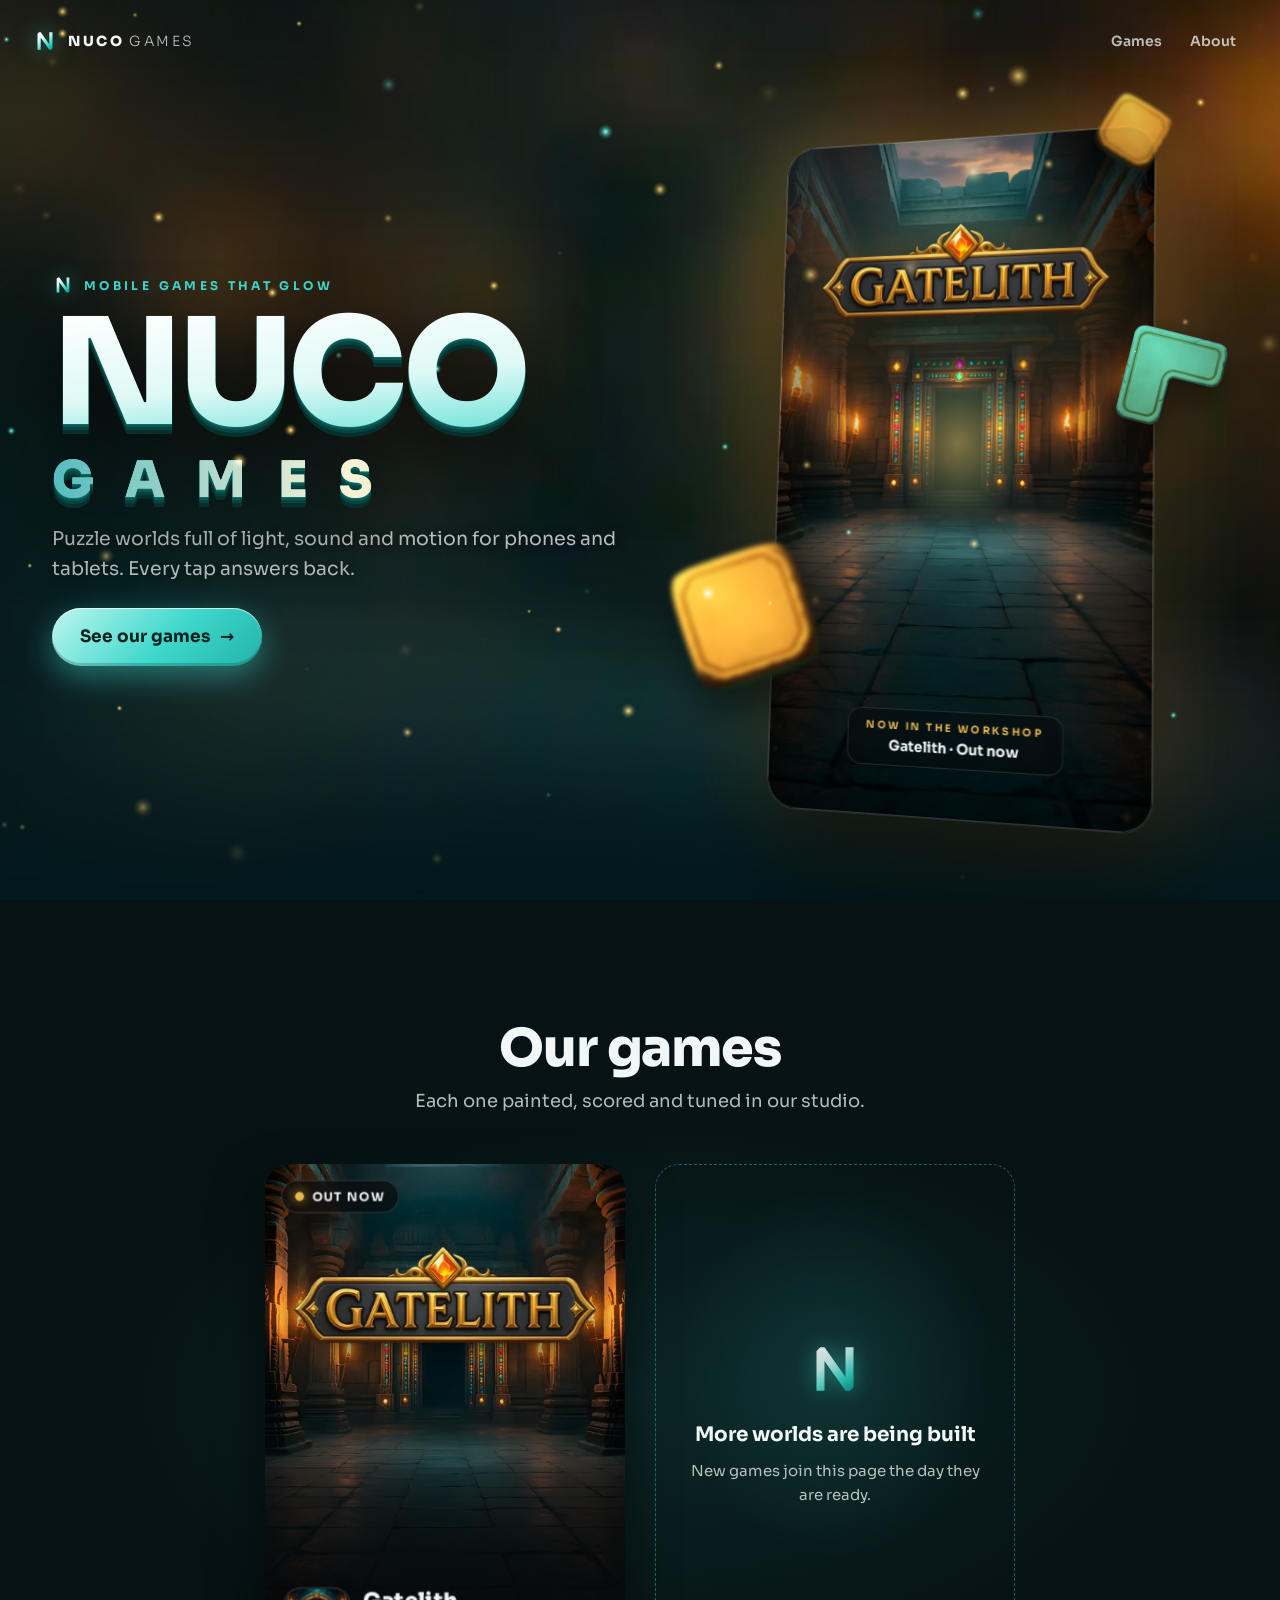
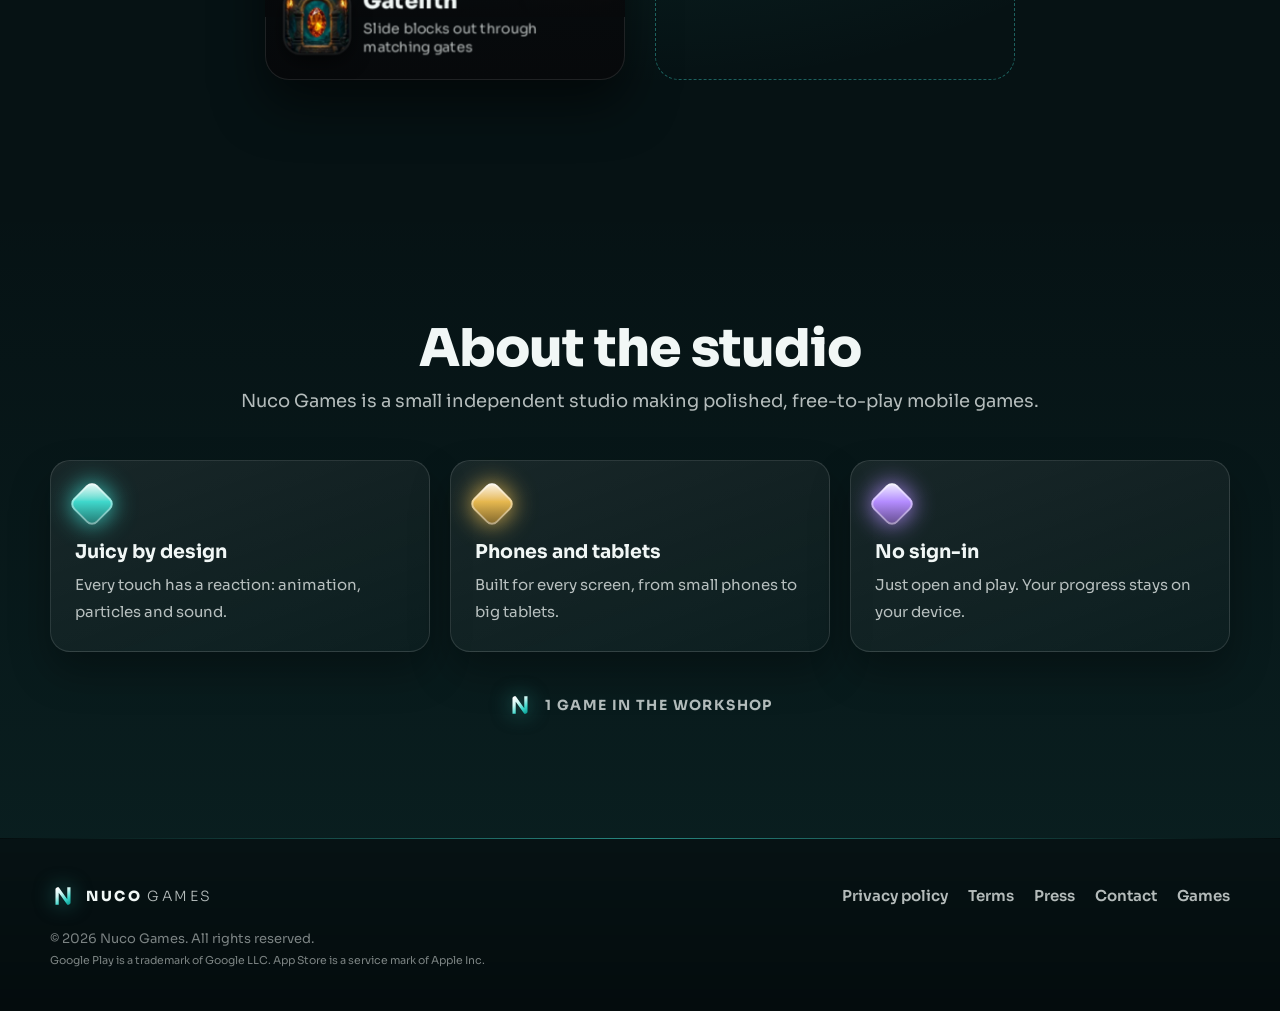
<file: index.html>
<!doctype html>
<html lang="en" class="home">
<head>
<meta charset="utf-8">
<meta name="viewport" content="width=device-width,initial-scale=1,viewport-fit=cover">
<title>Nuco Games – Mobile games that glow</title>
<meta name="description" content="Nuco Games makes rich, juicy puzzle games for phones and tablets.">
<link rel="canonical" href="https://nucoos.com/">
<meta name="theme-color" content="#061214">
<meta property="og:type" content="website">
<meta property="og:site_name" content="Nuco Games">
<meta property="og:title" content="Nuco Games – Mobile games that glow">
<meta property="og:description" content="Nuco Games makes rich, juicy puzzle games for phones and tablets.">
<meta property="og:url" content="https://nucoos.com/">
<meta property="og:image" content="https://nucoos.com/a/home-og-ae91bba1.jpg">
<meta property="og:image:width" content="1200">
<meta property="og:image:height" content="630">
<meta name="twitter:card" content="summary_large_image">
<meta name="twitter:title" content="Nuco Games – Mobile games that glow">
<meta name="twitter:description" content="Nuco Games makes rich, juicy puzzle games for phones and tablets.">
<meta name="twitter:image" content="https://nucoos.com/a/home-og-ae91bba1.jpg">
<link rel="icon" href="/favicon.svg" type="image/svg+xml"><link rel="icon" href="/a/nuco-icon-32-ad04e1c7.png" sizes="32x32"><link rel="apple-touch-icon" href="/a/nuco-icon-180-ad04e1c7.png">
<link rel="preload" href="/a/sora-e65a9309.woff2" as="font" type="font/woff2" crossorigin>
<link rel="preload" href="/a/gatelith-scene-6fc1ca27.webp" as="image">
<style>@font-face{font-family:Sora;src:url(/a/sora-e65a9309.woff2) format("woff2");font-weight:100 800;font-display:swap}:root{--base:#061214;--accent:#3fd8cc;--accent2:#e6b84f}</style>
<link rel="stylesheet" href="/a/site-25968c46.css">
<script>document.documentElement.classList.add('js')</script>
<script src="/a/site-26255062.js" defer></script>
</head>
<body>
<a class="skip" href="#main">Skip to content</a>
<header class="top">
  <a class="brand" href="/" aria-label="Nuco Games – Home"><svg class="mono" aria-hidden="true" focusable="false" xmlns="http://www.w3.org/2000/svg" viewBox="0 0 512 512"> <defs> <linearGradient id="ng4" x1="0.22" y1="0" x2="0.78" y2="1"> <stop offset="0"    stop-color="#FFFFFF"/> <stop offset="0.34" stop-color="#CFF7F3"/> <stop offset="0.72" stop-color="#3FD8CC"/> <stop offset="1"    stop-color="#12A79E"/> </linearGradient> </defs> <path fill="url(#ng4)" d=" M 108 430 L 108 112 L 138  82 L 172  82 L 340 320 L 340  82 L 404  82 L 404 400 L 374 430 L 340 430 L 172 192 L 172 430 Z"/> </svg><span>NUCO<b>GAMES</b></span></a>
  <nav aria-label="Main"><a href="/#games">Games</a><a href="/#about">About</a></nav>
</header>
<main id="main">
<section class="hero" data-parallax style="--sky:url(/a/gatelith-sky-6a3b8045.webp);--base:#02181c;--accent:#e6b84f;--accent2:#56bbbf;--brand:#3fd8cc">
  <span class="sky" aria-hidden="true"></span><canvas class="motes" aria-hidden="true"></canvas>
  <div class="hero-in">
    <div class="hero-copy">
      <p class="eyebrow"><svg class="mono big" aria-hidden="true" focusable="false" xmlns="http://www.w3.org/2000/svg" viewBox="0 0 512 512"> <defs> <linearGradient id="ng1" x1="0.22" y1="0" x2="0.78" y2="1"> <stop offset="0"    stop-color="#FFFFFF"/> <stop offset="0.34" stop-color="#CFF7F3"/> <stop offset="0.72" stop-color="#3FD8CC"/> <stop offset="1"    stop-color="#12A79E"/> </linearGradient> </defs> <path fill="url(#ng1)" d=" M 108 430 L 108 112 L 138  82 L 172  82 L 340 320 L 340  82 L 404  82 L 404 400 L 374 430 L 340 430 L 172 192 L 172 430 Z"/> </svg><span>Mobile games that glow</span></p>
      <h1 class="wordmark">NUCO<span>GAMES</span></h1>
      <p class="lead">Puzzle worlds full of light, sound and motion for phones and tablets. Every tap answers back.</p>
      <p class="cta"><a class="btn" href="#games">See our games <span aria-hidden="true">→</span></a></p>
    </div>
    <a class="scene" href="/games/gatelith/" style="--base:#02181c;--accent:#e6b84f;--accent2:#56bbbf"><div class="scene-3d">
  <div class="clip">
    <img class="l-mid" src="/a/gatelith-scene-6fc1ca27.webp" alt="Painted scene from Gatelith" width="900" height="1600" fetchpriority="high" decoding="async">
    <img class="l-near" src="/a/gatelith-near-6e8d4335.webp" alt="" width="900" height="1600" fetchpriority="high" decoding="async">
    <span class="l-glow" aria-hidden="true"></span>
  </div>
  <img class="l-logo" src="/a/gatelith-logo-8a47e856.webp" alt="Gatelith logo" width="720" height="230" decoding="async"><span class="scene-chip"><small>Now in the workshop</small>Gatelith · Out now</span>
</div><img class="piece p0" src="/a/gatelith-piece0-7d1e3978.webp" alt="" width="200" height="200" loading="lazy" decoding="async"><img class="piece p1" src="/a/gatelith-piece1-2a43183c.webp" alt="" width="200" height="200" loading="lazy" decoding="async"><img class="piece p2" src="/a/gatelith-piece2-7d1e3978.webp" alt="" width="200" height="200" loading="lazy" decoding="async"></a>
  </div>
</section>
<section class="games" id="games">
  <div class="wrap"><h2 class="rv">Our games</h2><p class="sub rv">Each one painted, scored and tuned in our studio.</p>
  <div class="grid"><article class="card rv" style="--base:#02181c;--accent:#e6b84f;--accent2:#56bbbf">
  <a class="card-link" href="/games/gatelith/" data-tilt aria-label="Discover Gatelith">
    <span class="card-art"><img class="card-bg" src="/a/gatelith-card-1ad51029.webp" alt="Painted scene from Gatelith" width="540" height="680" loading="lazy" decoding="async"></span>
    <img class="card-logo" src="/a/gatelith-logo-s-7e6b64af.webp" width="420" height="134" alt="Gatelith logo" loading="lazy" decoding="async">
    <span class="card-body"><img class="card-icon" src="/a/gatelith-icon-69510635.webp" alt="Gatelith app icon" width="64" height="64" loading="lazy" decoding="async"><span><strong>Gatelith</strong><em>Slide blocks out through matching gates</em></span></span>
    <span class="chip live">Out now</span>
    <span class="glare" aria-hidden="true"></span>
  </a>
</article><div class="card more rv"><span class="more-in"><svg class="mono huge" aria-hidden="true" focusable="false" xmlns="http://www.w3.org/2000/svg" viewBox="0 0 512 512"> <defs> <linearGradient id="ng2" x1="0.22" y1="0" x2="0.78" y2="1"> <stop offset="0"    stop-color="#FFFFFF"/> <stop offset="0.34" stop-color="#CFF7F3"/> <stop offset="0.72" stop-color="#3FD8CC"/> <stop offset="1"    stop-color="#12A79E"/> </linearGradient> </defs> <path fill="url(#ng2)" d=" M 108 430 L 108 112 L 138  82 L 172  82 L 340 320 L 340  82 L 404  82 L 404 400 L 374 430 L 340 430 L 172 192 L 172 430 Z"/> </svg><strong>More worlds are being built</strong><em>New games join this page the day they are ready.</em></span></div></div></div>
</section>
<section class="about" id="about">
  <div class="wrap"><h2 class="rv">About the studio</h2><p class="sub rv">Nuco Games is a small independent studio making polished, free-to-play mobile games.</p>
  <ul class="feats"><li class="rv"><span class="fi fi1" aria-hidden="true"></span><strong>Juicy by design</strong><span>Every touch has a reaction: animation, particles and sound.</span></li><li class="rv"><span class="fi fi2" aria-hidden="true"></span><strong>Phones and tablets</strong><span>Built for every screen, from small phones to big tablets.</span></li><li class="rv"><span class="fi fi3" aria-hidden="true"></span><strong>No sign-in</strong><span>Just open and play. Your progress stays on your device.</span></li></ul>
  <p class="count rv"><svg class="mono" aria-hidden="true" focusable="false" xmlns="http://www.w3.org/2000/svg" viewBox="0 0 512 512"> <defs> <linearGradient id="ng3" x1="0.22" y1="0" x2="0.78" y2="1"> <stop offset="0"    stop-color="#FFFFFF"/> <stop offset="0.34" stop-color="#CFF7F3"/> <stop offset="0.72" stop-color="#3FD8CC"/> <stop offset="1"    stop-color="#12A79E"/> </linearGradient> </defs> <path fill="url(#ng3)" d=" M 108 430 L 108 112 L 138  82 L 172  82 L 340 320 L 340  82 L 404  82 L 404 400 L 374 430 L 340 430 L 172 192 L 172 430 Z"/> </svg>1 game in the workshop</p></div>
</section>
</main>
<footer class="foot">
  <div class="foot-in">
    <a class="brand" href="/"><svg class="mono" aria-hidden="true" focusable="false" xmlns="http://www.w3.org/2000/svg" viewBox="0 0 512 512"> <defs> <linearGradient id="ng5" x1="0.22" y1="0" x2="0.78" y2="1"> <stop offset="0"    stop-color="#FFFFFF"/> <stop offset="0.34" stop-color="#CFF7F3"/> <stop offset="0.72" stop-color="#3FD8CC"/> <stop offset="1"    stop-color="#12A79E"/> </linearGradient> </defs> <path fill="url(#ng5)" d=" M 108 430 L 108 112 L 138  82 L 172  82 L 340 320 L 340  82 L 404  82 L 404 400 L 374 430 L 340 430 L 172 192 L 172 430 Z"/> </svg><span>NUCO<b>GAMES</b></span></a>
    <nav aria-label="Footer"><a href="/privacy/">Privacy policy</a><a href="/terms/">Terms</a><a href="/press/">Press</a><a href="mailto:support@nucoos.com">Contact</a><a href="/#games">Games</a></nav>
    <p>© 2026 Nuco Games. All rights reserved.<br><small>Google Play is a trademark of Google LLC. App Store is a service mark of Apple Inc.</small></p>
  </div>
</footer>
</body>
</html>
</file>
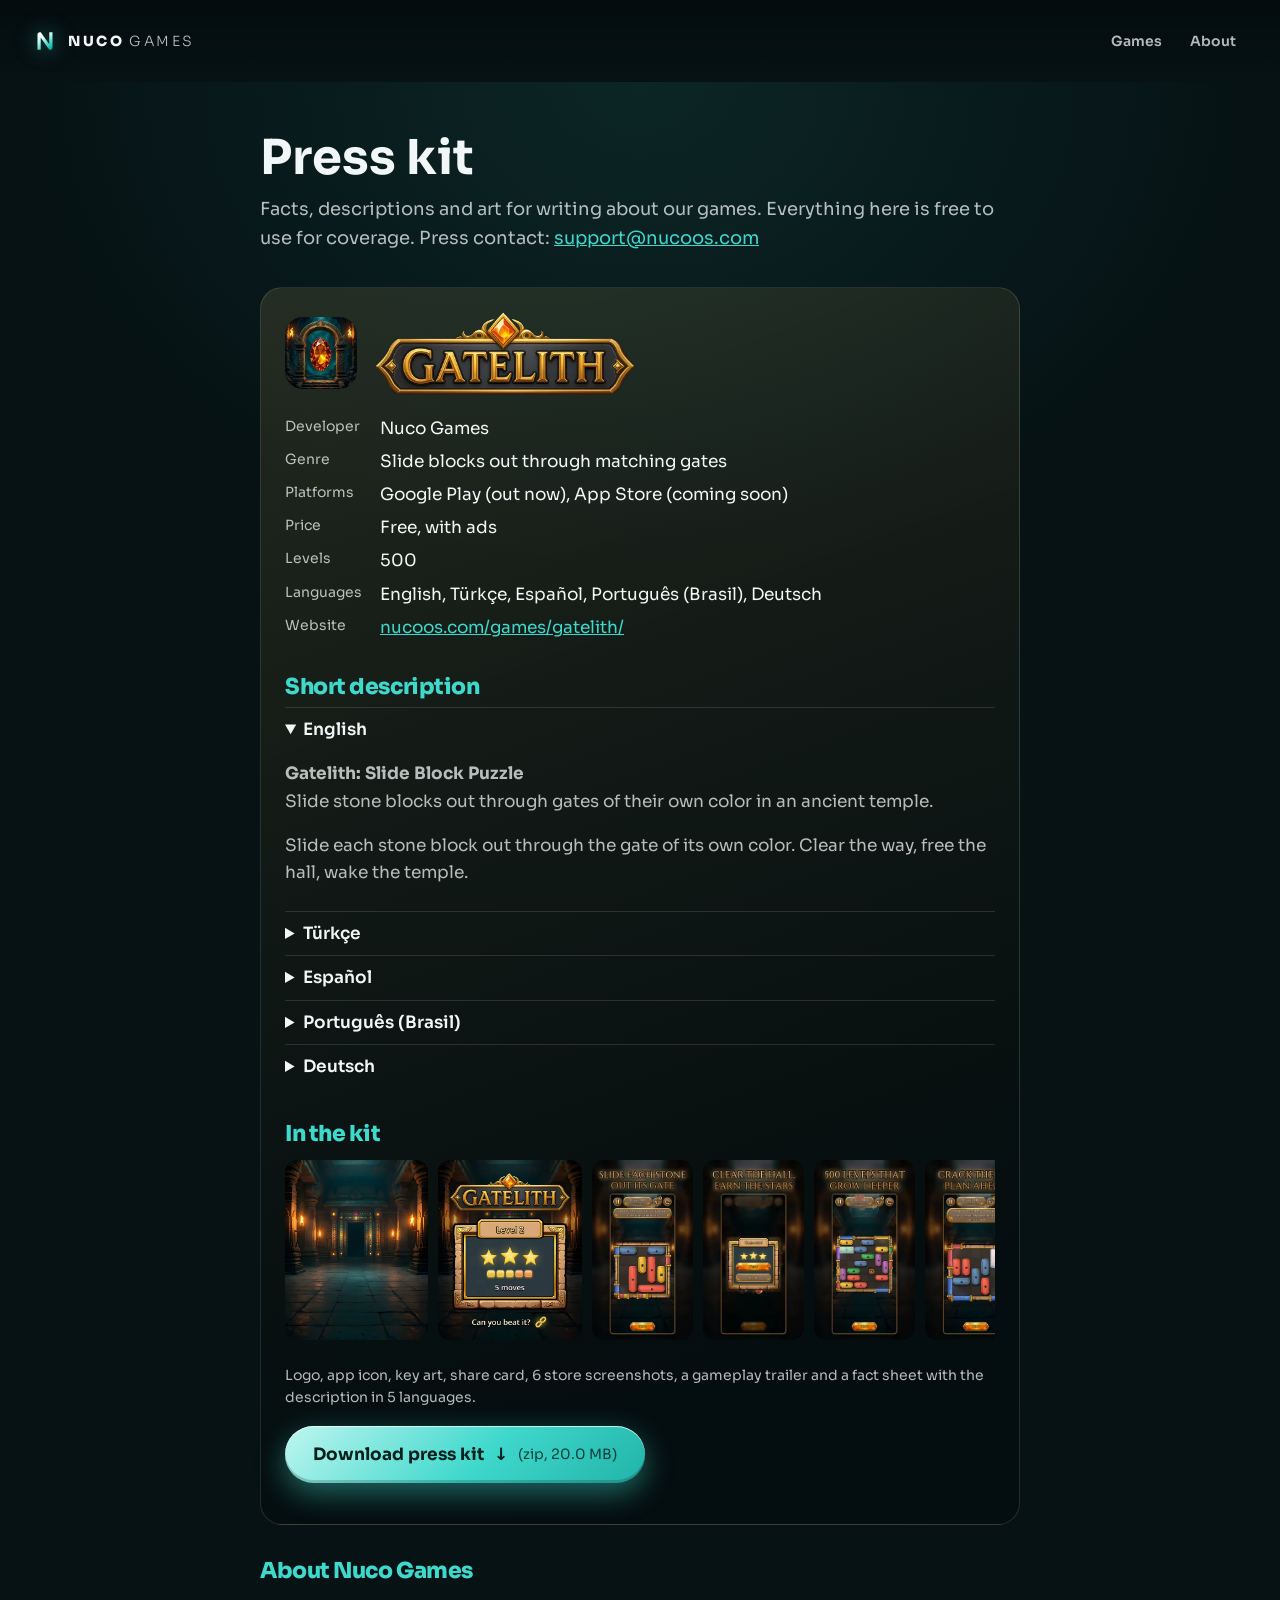
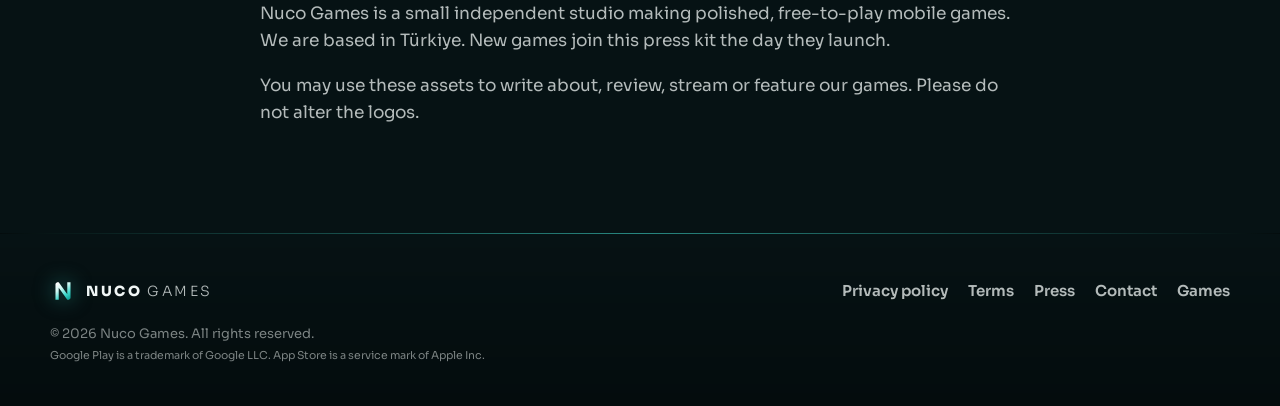
<file: press/index.html>
<!doctype html>
<html lang="en" class="plain">
<head>
<meta charset="utf-8">
<meta name="viewport" content="width=device-width,initial-scale=1,viewport-fit=cover">
<title>Press kit – Nuco Games</title>
<meta name="description" content="Facts, descriptions and art for writing about our games. Everything here is free to use for coverage.">
<link rel="canonical" href="https://nucoos.com/press/">
<meta name="theme-color" content="#061214">
<meta property="og:type" content="website">
<meta property="og:site_name" content="Nuco Games">
<meta property="og:title" content="Press kit – Nuco Games">
<meta property="og:description" content="Facts, descriptions and art for writing about our games. Everything here is free to use for coverage.">
<meta property="og:url" content="https://nucoos.com/press/">
<meta property="og:image" content="https://nucoos.com/a/home-og-ae91bba1.jpg">
<meta property="og:image:width" content="1200">
<meta property="og:image:height" content="630">
<meta name="twitter:card" content="summary_large_image">
<meta name="twitter:title" content="Press kit – Nuco Games">
<meta name="twitter:description" content="Facts, descriptions and art for writing about our games. Everything here is free to use for coverage.">
<meta name="twitter:image" content="https://nucoos.com/a/home-og-ae91bba1.jpg">
<link rel="icon" href="/favicon.svg" type="image/svg+xml"><link rel="icon" href="/a/nuco-icon-32-ad04e1c7.png" sizes="32x32"><link rel="apple-touch-icon" href="/a/nuco-icon-180-ad04e1c7.png">

<style>@font-face{font-family:Sora;src:url(/a/sora-e65a9309.woff2) format("woff2");font-weight:100 800;font-display:swap}:root{--base:#061214;--accent:#3fd8cc;--accent2:#ffb347}</style>
<link rel="stylesheet" href="/a/site-25968c46.css">
<script>document.documentElement.classList.add('js')</script>
<script src="/a/site-26255062.js" defer></script>
</head>
<body>
<a class="skip" href="#main">Skip to content</a>
<header class="top">
  <a class="brand" href="/" aria-label="Nuco Games – Home"><svg class="mono" aria-hidden="true" focusable="false" xmlns="http://www.w3.org/2000/svg" viewBox="0 0 512 512"> <defs> <linearGradient id="ng12" x1="0.22" y1="0" x2="0.78" y2="1"> <stop offset="0"    stop-color="#FFFFFF"/> <stop offset="0.34" stop-color="#CFF7F3"/> <stop offset="0.72" stop-color="#3FD8CC"/> <stop offset="1"    stop-color="#12A79E"/> </linearGradient> </defs> <path fill="url(#ng12)" d=" M 108 430 L 108 112 L 138  82 L 172  82 L 340 320 L 340  82 L 404  82 L 404 400 L 374 430 L 340 430 L 172 192 L 172 430 Z"/> </svg><span>NUCO<b>GAMES</b></span></a>
  <nav aria-label="Main"><a href="/#games">Games</a><a href="/#about">About</a></nav>
</header>
<main id="main">
<section class="doc wrap press">
  <h1>Press kit</h1>
  <p class="sub">Facts, descriptions and art for writing about our games. Everything here is free to use for coverage. Press contact: <a href="mailto:support@nucoos.com">support@nucoos.com</a></p>
  <article class="kit" id="press-gatelith" style="--base:#02181c;--accent:#e6b84f;--accent2:#56bbbf">
    <div class="kit-head"><img src="/a/gatelith-icon-l-5a8c7761.webp" alt="Gatelith app icon" width="96" height="96" loading="lazy" decoding="async"><img class="kit-logo" src="/a/gatelith-logo-s-7e6b64af.webp" alt="Gatelith logo" width="420" height="134" loading="lazy" decoding="async"></div>
    <dl class="facts"><dt>Developer</dt><dd>Nuco Games</dd><dt>Genre</dt><dd>Slide blocks out through matching gates</dd><dt>Platforms</dt><dd>Google Play (out now), App Store (coming soon)</dd><dt>Price</dt><dd>Free, with ads</dd><dt>Levels</dt><dd>500</dd><dt>Languages</dt><dd>English, Türkçe, Español, Português (Brasil), Deutsch</dd><dt>Website</dt><dd><a href="/games/gatelith/">nucoos.com/games/gatelith/</a></dd></dl>
    <h2>Short description</h2>
    <details lang="en" open><summary>English</summary><p><strong>Gatelith: Slide Block Puzzle</strong><br>Slide stone blocks out through gates of their own color in an ancient temple.</p><p>Slide each stone block out through the gate of its own color. Clear the way, free the hall, wake the temple.</p></details>
    <details lang="tr"><summary>Türkçe</summary><p><strong>Gatelith: Blok Bulmaca</strong><br>Blok oyunları seven? Renkli taşları kendi kapısından kaydır, tapınağı uyandır.</p><p>Her taşı kendi rengindeki kapıdan kaydırıp çıkar. Yolu aç, salonu kurtar, tapınağı uyandır.</p></details>
    <details lang="es"><summary>Español</summary><p><strong>Gatelith: Rompecabezas</strong><br>Rompecabezas de bloques de colores: saca cada bloque de piedra por su puerta.</p><p>Desliza cada bloque de piedra hacia la puerta de su color. Abre el camino, libera la sala, despierta el templo.</p></details>
    <details lang="pt-BR"><summary>Português (Brasil)</summary><p><strong>Gatelith: Quebra-Cabeça</strong><br>Quebra-cabeça de blocos: deslize cada bloco de pedra até o portão da sua cor.</p><p>Deslize cada bloco de pedra até o portão da sua cor. Abra caminho, liberte o salão, desperte o templo.</p></details>
    <details lang="de"><summary>Deutsch</summary><p><strong>Gatelith: Schiebepuzzle</strong><br>Denkspiel im Tempel: Blöcke verschieben, bis jeder Stein sein Farbtor findet.</p><p>Schieb jeden Steinblock durch das Tor seiner Farbe hinaus. Mach den Weg frei, befreie die Halle, wecke den Tempel.</p></details>
    <h2>In the kit</h2>
    <div class="kit-prev"><img src="/a/gatelith-card-1ad51029.webp" alt="Painted scene from Gatelith" width="180" height="227" loading="lazy" decoding="async"><img src="/a/gatelith-sharecard-9dc2d79d.webp" alt="Gatelith share card" width="180" height="225" loading="lazy" decoding="async"><img src="/a/gatelith-press-shot-80f884a4.webp" alt="Gatelith screenshot: a level in play" width="104" height="225" loading="lazy" decoding="async"><img src="/a/gatelith-press-shot-217b4d80.webp" alt="Gatelith screenshot: a level in play" width="104" height="225" loading="lazy" decoding="async"><img src="/a/gatelith-press-shot-aee61c9a.webp" alt="Gatelith screenshot: a level in play" width="104" height="225" loading="lazy" decoding="async"><img src="/a/gatelith-press-shot-eb48ac7c.webp" alt="Gatelith screenshot: a level in play" width="104" height="225" loading="lazy" decoding="async"></div>
    <p class="small">Logo, app icon, key art, share card, 6 store screenshots, a gameplay trailer and a fact sheet with the description in 5 languages.</p>
    <p><a class="btn" href="/press/gatelith-press-kit.zip" download>Download press kit <span aria-hidden="true">↓</span> <small>(zip, 20.0 MB)</small></a></p>
  </article>
  <h2>About Nuco Games</h2>
  <p>Nuco Games is a small independent studio making polished, free-to-play mobile games. We are based in Türkiye. New games join this press kit the day they launch.</p>
  <p class="small">You may use these assets to write about, review, stream or feature our games. Please do not alter the logos.</p>
</section>
</main>
<footer class="foot">
  <div class="foot-in">
    <a class="brand" href="/"><svg class="mono" aria-hidden="true" focusable="false" xmlns="http://www.w3.org/2000/svg" viewBox="0 0 512 512"> <defs> <linearGradient id="ng13" x1="0.22" y1="0" x2="0.78" y2="1"> <stop offset="0"    stop-color="#FFFFFF"/> <stop offset="0.34" stop-color="#CFF7F3"/> <stop offset="0.72" stop-color="#3FD8CC"/> <stop offset="1"    stop-color="#12A79E"/> </linearGradient> </defs> <path fill="url(#ng13)" d=" M 108 430 L 108 112 L 138  82 L 172  82 L 340 320 L 340  82 L 404  82 L 404 400 L 374 430 L 340 430 L 172 192 L 172 430 Z"/> </svg><span>NUCO<b>GAMES</b></span></a>
    <nav aria-label="Footer"><a href="/privacy/">Privacy policy</a><a href="/terms/">Terms</a><a href="/press/">Press</a><a href="mailto:support@nucoos.com">Contact</a><a href="/#games">Games</a></nav>
    <p>© 2026 Nuco Games. All rights reserved.<br><small>Google Play is a trademark of Google LLC. App Store is a service mark of Apple Inc.</small></p>
  </div>
</footer>
</body>
</html>
</file>
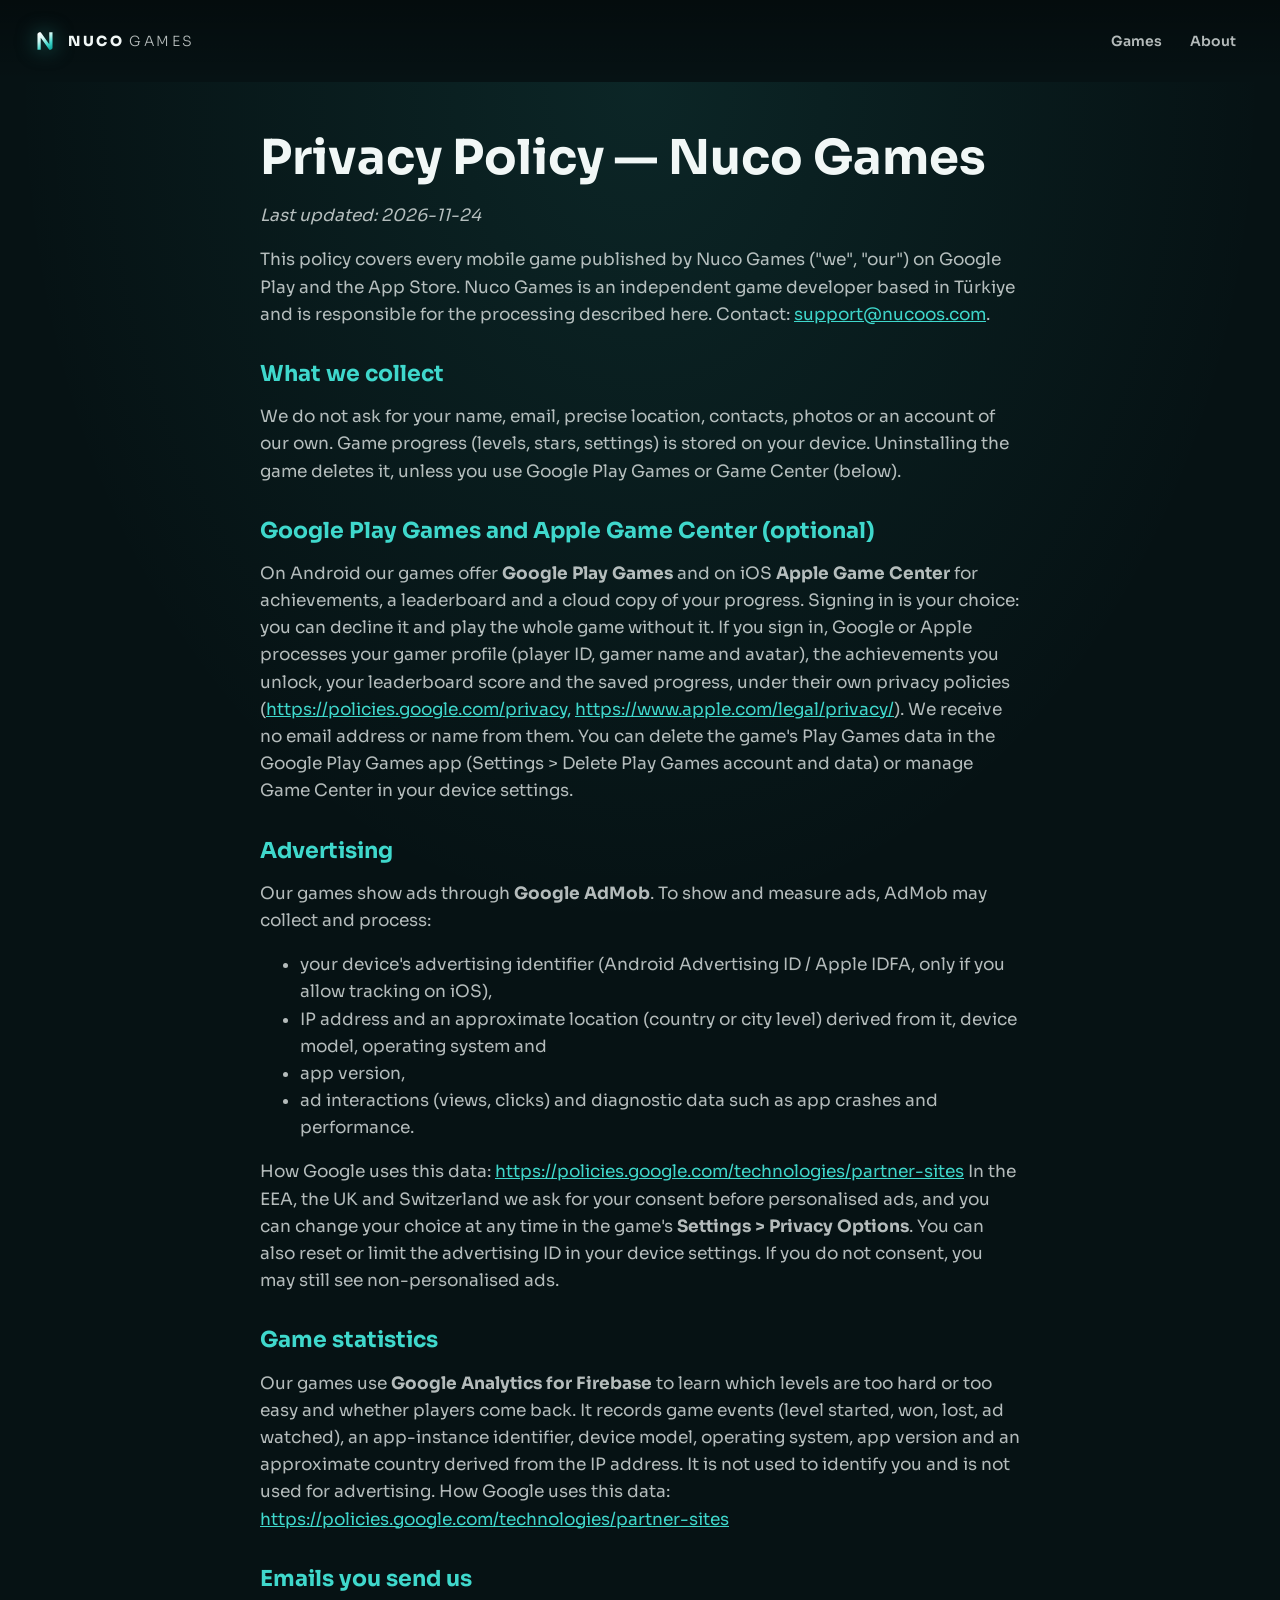
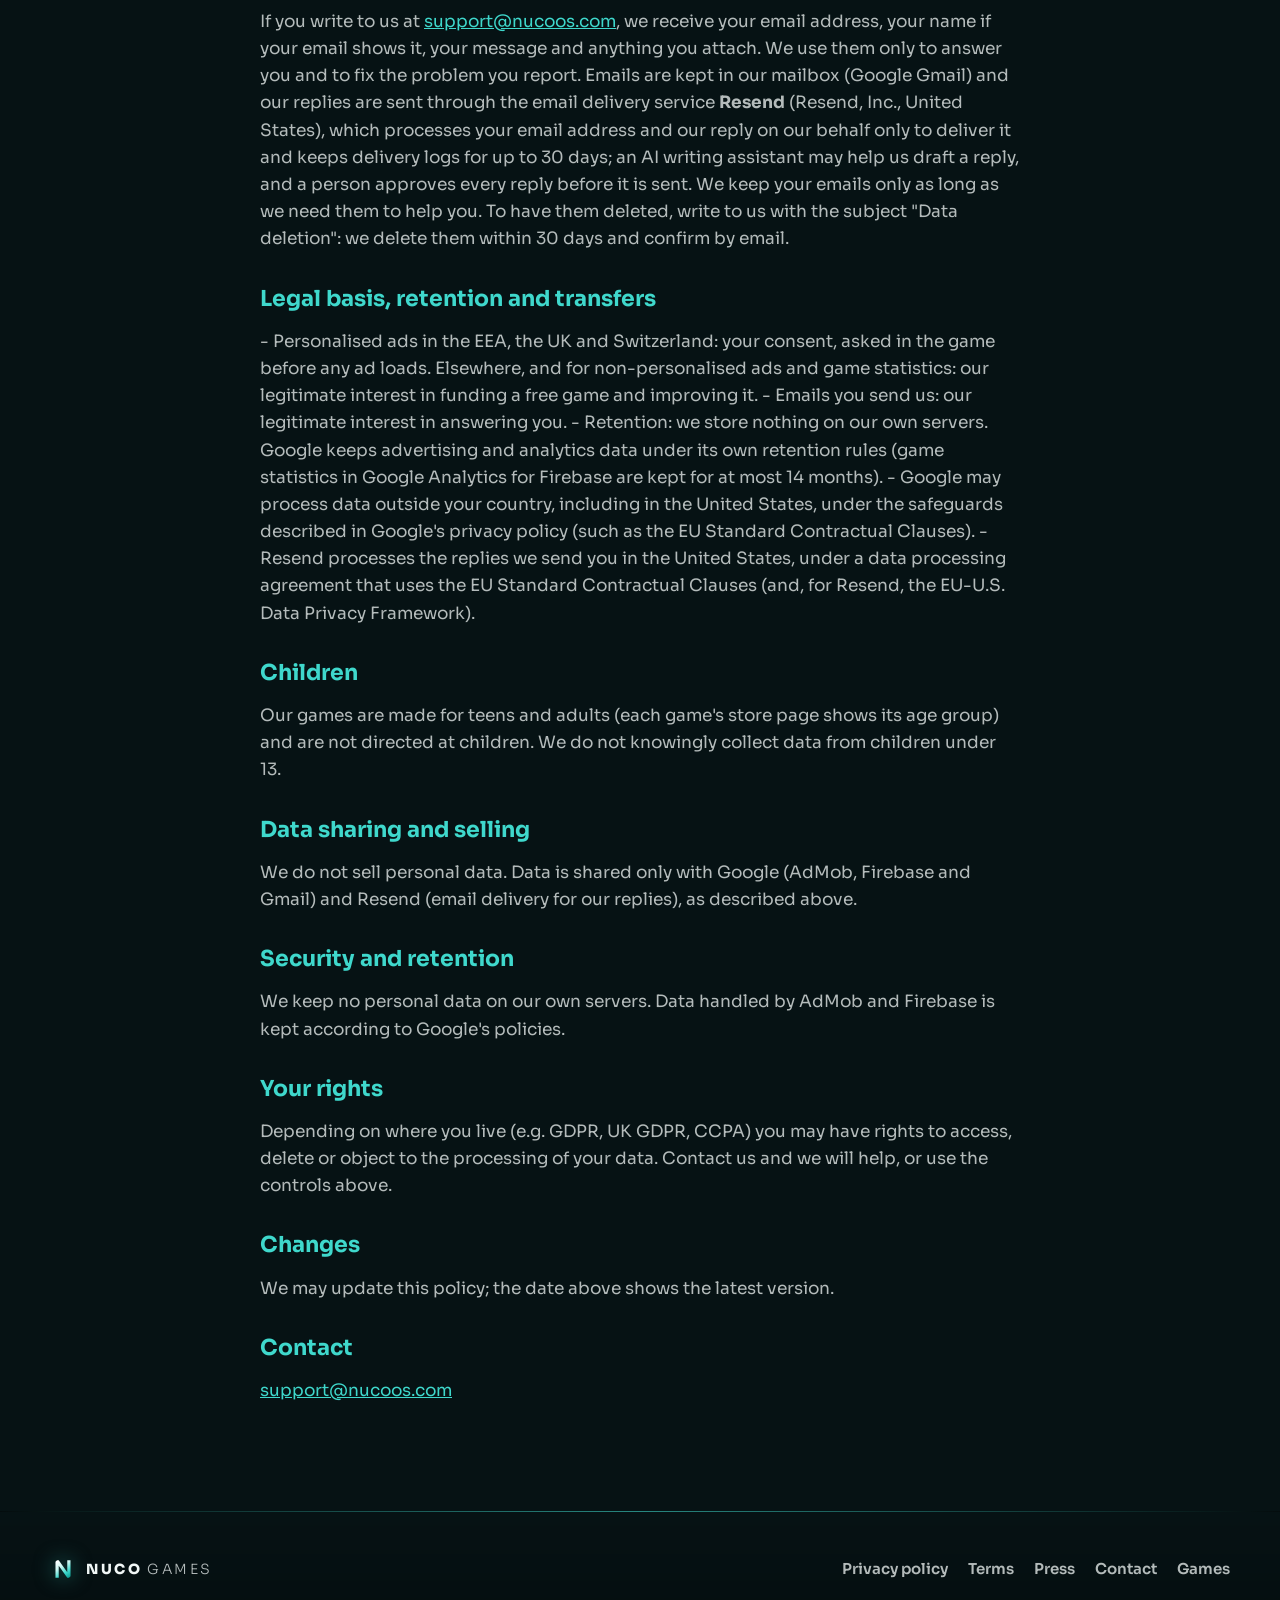
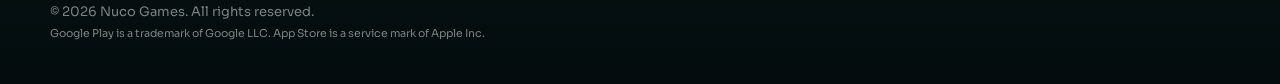
<file: privacy/index.html>
<!doctype html>
<html lang="en" class="plain">
<head>
<meta charset="utf-8">
<meta name="viewport" content="width=device-width,initial-scale=1,viewport-fit=cover">
<title>Privacy Policy – Nuco Games</title>
<meta name="description" content="Privacy Policy – Nuco Games">
<link rel="canonical" href="https://nucoos.com/privacy/">
<meta name="theme-color" content="#061214">
<meta property="og:type" content="website">
<meta property="og:site_name" content="Nuco Games">
<meta property="og:title" content="Privacy Policy – Nuco Games">
<meta property="og:description" content="Privacy Policy – Nuco Games">
<meta property="og:url" content="https://nucoos.com/privacy/">
<meta property="og:image" content="https://nucoos.com/a/home-og-ae91bba1.jpg">
<meta property="og:image:width" content="1200">
<meta property="og:image:height" content="630">
<meta name="twitter:card" content="summary_large_image">
<meta name="twitter:title" content="Privacy Policy – Nuco Games">
<meta name="twitter:description" content="Privacy Policy – Nuco Games">
<meta name="twitter:image" content="https://nucoos.com/a/home-og-ae91bba1.jpg">
<link rel="icon" href="/favicon.svg" type="image/svg+xml"><link rel="icon" href="/a/nuco-icon-32-ad04e1c7.png" sizes="32x32"><link rel="apple-touch-icon" href="/a/nuco-icon-180-ad04e1c7.png">

<style>@font-face{font-family:Sora;src:url(/a/sora-e65a9309.woff2) format("woff2");font-weight:100 800;font-display:swap}:root{--base:#061214;--accent:#3fd8cc;--accent2:#ffb347}</style>
<link rel="stylesheet" href="/a/site-25968c46.css">
<script>document.documentElement.classList.add('js')</script>
<script src="/a/site-26255062.js" defer></script>
</head>
<body>
<a class="skip" href="#main">Skip to content</a>
<header class="top">
  <a class="brand" href="/" aria-label="Nuco Games – Home"><svg class="mono" aria-hidden="true" focusable="false" xmlns="http://www.w3.org/2000/svg" viewBox="0 0 512 512"> <defs> <linearGradient id="ng8" x1="0.22" y1="0" x2="0.78" y2="1"> <stop offset="0"    stop-color="#FFFFFF"/> <stop offset="0.34" stop-color="#CFF7F3"/> <stop offset="0.72" stop-color="#3FD8CC"/> <stop offset="1"    stop-color="#12A79E"/> </linearGradient> </defs> <path fill="url(#ng8)" d=" M 108 430 L 108 112 L 138  82 L 172  82 L 340 320 L 340  82 L 404  82 L 404 400 L 374 430 L 340 430 L 172 192 L 172 430 Z"/> </svg><span>NUCO<b>GAMES</b></span></a>
  <nav aria-label="Main"><a href="/#games">Games</a><a href="/#about">About</a></nav>
</header>
<main id="main">
<article class="doc wrap"><h1>Privacy Policy — Nuco Games</h1>
<p><em>Last updated: 2026-11-24</em></p>
<p>This policy covers every mobile game published by Nuco Games (&quot;we&quot;, &quot;our&quot;) on Google Play and the App Store. Nuco Games is an independent game developer based in Türkiye and is responsible for the processing described here. Contact: <a href="mailto:support@nucoos.com">support@nucoos.com</a>.</p>
<h2 id="what-we-collect">What we collect</h2>
<p>We do not ask for your name, email, precise location, contacts, photos or an account of our own. Game progress (levels, stars, settings) is stored on your device. Uninstalling the game deletes it, unless you use Google Play Games or Game Center (below).</p>
<h2 id="google-play-games-and-apple-game-center-optional">Google Play Games and Apple Game Center (optional)</h2>
<p>On Android our games offer <strong>Google Play Games</strong> and on iOS <strong>Apple Game Center</strong> for achievements, a leaderboard and a cloud copy of your progress. Signing in is your choice: you can decline it and play the whole game without it. If you sign in, Google or Apple processes your gamer profile (player ID, gamer name and avatar), the achievements you unlock, your leaderboard score and the saved progress, under their own privacy policies (<a href="https://policies.google.com/privacy," rel="noopener">https://policies.google.com/privacy,</a> <a href="https://www.apple.com/legal/privacy/" rel="noopener">https://www.apple.com/legal/privacy/</a>). We receive no email address or name from them. You can delete the game&#39;s Play Games data in the Google Play Games app (Settings &gt; Delete Play Games account and data) or manage Game Center in your device settings.</p>
<h2 id="advertising">Advertising</h2>
<p>Our games show ads through <strong>Google AdMob</strong>. To show and measure ads, AdMob may collect and process:</p><ul><li>your device&#39;s advertising identifier (Android Advertising ID / Apple IDFA, only if you allow tracking on iOS),</li><li>IP address and an approximate location (country or city level) derived from it, device model, operating system and</li><li>  app version,</li><li>ad interactions (views, clicks) and diagnostic data such as app crashes and performance.</li></ul>
<p>How Google uses this data: <a href="https://policies.google.com/technologies/partner-sites" rel="noopener">https://policies.google.com/technologies/partner-sites</a> In the EEA, the UK and Switzerland we ask for your consent before personalised ads, and you can change your choice at any time in the game&#39;s <strong>Settings &gt; Privacy Options</strong>. You can also reset or limit the advertising ID in your device settings. If you do not consent, you may still see non-personalised ads.</p>
<h2 id="game-statistics">Game statistics</h2>
<p>Our games use <strong>Google Analytics for Firebase</strong> to learn which levels are too hard or too easy and whether players come back. It records game events (level started, won, lost, ad watched), an app-instance identifier, device model, operating system, app version and an approximate country derived from the IP address. It is not used to identify you and is not used for advertising. How Google uses this data: <a href="https://policies.google.com/technologies/partner-sites" rel="noopener">https://policies.google.com/technologies/partner-sites</a></p>
<h2 id="emails-you-send-us">Emails you send us</h2>
<p>If you write to us at <a href="mailto:support@nucoos.com">support@nucoos.com</a>, we receive your email address, your name if your email shows it, your message and anything you attach. We use them only to answer you and to fix the problem you report. Emails are kept in our mailbox (Google Gmail) and our replies are sent through the email delivery service <strong>Resend</strong> (Resend, Inc., United States), which processes your email address and our reply on our behalf only to deliver it and keeps delivery logs for up to 30 days; an AI writing assistant may help us draft a reply, and a person approves every reply before it is sent. We keep your emails only as long as we need them to help you. To have them deleted, write to us with the subject &quot;Data deletion&quot;: we delete them within 30 days and confirm by email.</p>
<h2 id="legal-basis-retention-and-transfers">Legal basis, retention and transfers</h2>
<p>- Personalised ads in the EEA, the UK and Switzerland: your consent, asked in the game before any ad loads. Elsewhere,   and for non-personalised ads and game statistics: our legitimate interest in funding a free game and improving it. - Emails you send us: our legitimate interest in answering you. - Retention: we store nothing on our own servers. Google keeps advertising and analytics data under its own retention   rules (game statistics in Google Analytics for Firebase are kept for at most 14 months). - Google may process data outside your country, including in the United States, under the safeguards described in   Google&#39;s privacy policy (such as the EU Standard Contractual Clauses). - Resend processes the replies we send you in the United States, under a data processing agreement that uses the EU   Standard Contractual Clauses (and, for Resend, the EU-U.S. Data Privacy Framework).</p>
<h2 id="children">Children</h2>
<p>Our games are made for teens and adults (each game&#39;s store page shows its age group) and are not directed at children. We do not knowingly collect data from children under 13.</p>
<h2 id="data-sharing-and-selling">Data sharing and selling</h2>
<p>We do not sell personal data. Data is shared only with Google (AdMob, Firebase and Gmail) and Resend (email delivery for our replies), as described above.</p>
<h2 id="security-and-retention">Security and retention</h2>
<p>We keep no personal data on our own servers. Data handled by AdMob and Firebase is kept according to Google&#39;s policies.</p>
<h2 id="your-rights">Your rights</h2>
<p>Depending on where you live (e.g. GDPR, UK GDPR, CCPA) you may have rights to access, delete or object to the processing of your data. Contact us and we will help, or use the controls above.</p>
<h2 id="changes">Changes</h2>
<p>We may update this policy; the date above shows the latest version.</p>
<h2 id="contact">Contact</h2>
<p><a href="mailto:support@nucoos.com">support@nucoos.com</a> </p></article>
</main>
<footer class="foot">
  <div class="foot-in">
    <a class="brand" href="/"><svg class="mono" aria-hidden="true" focusable="false" xmlns="http://www.w3.org/2000/svg" viewBox="0 0 512 512"> <defs> <linearGradient id="ng9" x1="0.22" y1="0" x2="0.78" y2="1"> <stop offset="0"    stop-color="#FFFFFF"/> <stop offset="0.34" stop-color="#CFF7F3"/> <stop offset="0.72" stop-color="#3FD8CC"/> <stop offset="1"    stop-color="#12A79E"/> </linearGradient> </defs> <path fill="url(#ng9)" d=" M 108 430 L 108 112 L 138  82 L 172  82 L 340 320 L 340  82 L 404  82 L 404 400 L 374 430 L 340 430 L 172 192 L 172 430 Z"/> </svg><span>NUCO<b>GAMES</b></span></a>
    <nav aria-label="Footer"><a href="/privacy/">Privacy policy</a><a href="/terms/">Terms</a><a href="/press/">Press</a><a href="mailto:support@nucoos.com">Contact</a><a href="/#games">Games</a></nav>
    <p>© 2026 Nuco Games. All rights reserved.<br><small>Google Play is a trademark of Google LLC. App Store is a service mark of Apple Inc.</small></p>
  </div>
</footer>
</body>
</html>
</file>
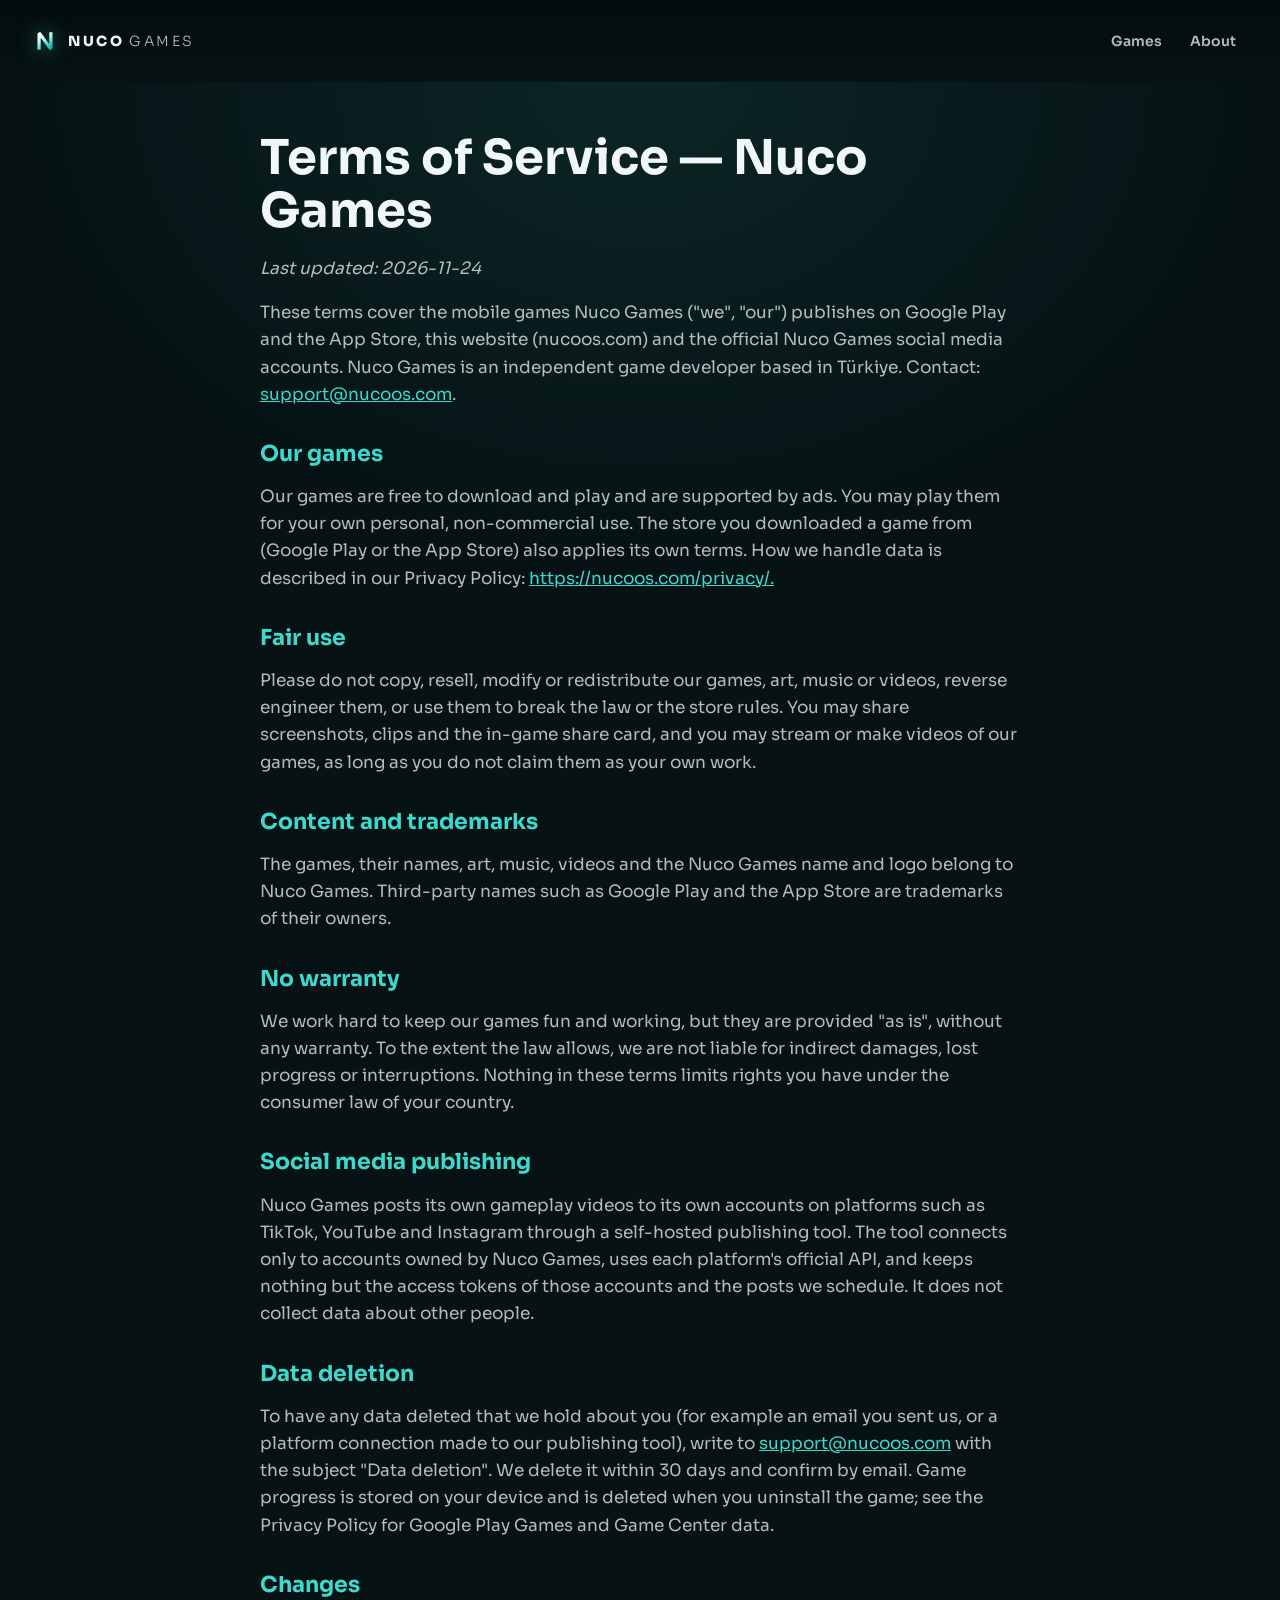
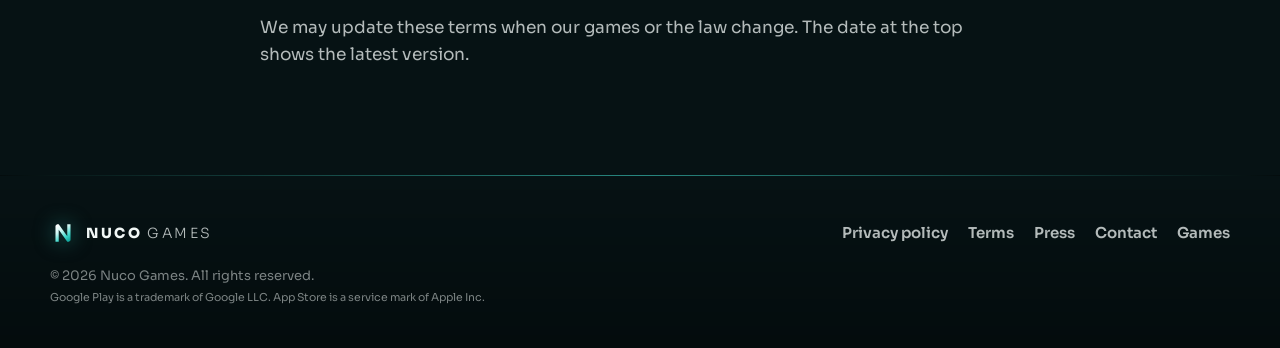
<file: terms/index.html>
<!doctype html>
<html lang="en" class="plain">
<head>
<meta charset="utf-8">
<meta name="viewport" content="width=device-width,initial-scale=1,viewport-fit=cover">
<title>Terms of Service – Nuco Games</title>
<meta name="description" content="Terms of Service – Nuco Games">
<link rel="canonical" href="https://nucoos.com/terms/">
<meta name="theme-color" content="#061214">
<meta property="og:type" content="website">
<meta property="og:site_name" content="Nuco Games">
<meta property="og:title" content="Terms of Service – Nuco Games">
<meta property="og:description" content="Terms of Service – Nuco Games">
<meta property="og:url" content="https://nucoos.com/terms/">
<meta property="og:image" content="https://nucoos.com/a/home-og-ae91bba1.jpg">
<meta property="og:image:width" content="1200">
<meta property="og:image:height" content="630">
<meta name="twitter:card" content="summary_large_image">
<meta name="twitter:title" content="Terms of Service – Nuco Games">
<meta name="twitter:description" content="Terms of Service – Nuco Games">
<meta name="twitter:image" content="https://nucoos.com/a/home-og-ae91bba1.jpg">
<link rel="icon" href="/favicon.svg" type="image/svg+xml"><link rel="icon" href="/a/nuco-icon-32-ad04e1c7.png" sizes="32x32"><link rel="apple-touch-icon" href="/a/nuco-icon-180-ad04e1c7.png">

<style>@font-face{font-family:Sora;src:url(/a/sora-e65a9309.woff2) format("woff2");font-weight:100 800;font-display:swap}:root{--base:#061214;--accent:#3fd8cc;--accent2:#ffb347}</style>
<link rel="stylesheet" href="/a/site-25968c46.css">
<script>document.documentElement.classList.add('js')</script>
<script src="/a/site-26255062.js" defer></script>
</head>
<body>
<a class="skip" href="#main">Skip to content</a>
<header class="top">
  <a class="brand" href="/" aria-label="Nuco Games – Home"><svg class="mono" aria-hidden="true" focusable="false" xmlns="http://www.w3.org/2000/svg" viewBox="0 0 512 512"> <defs> <linearGradient id="ng10" x1="0.22" y1="0" x2="0.78" y2="1"> <stop offset="0"    stop-color="#FFFFFF"/> <stop offset="0.34" stop-color="#CFF7F3"/> <stop offset="0.72" stop-color="#3FD8CC"/> <stop offset="1"    stop-color="#12A79E"/> </linearGradient> </defs> <path fill="url(#ng10)" d=" M 108 430 L 108 112 L 138  82 L 172  82 L 340 320 L 340  82 L 404  82 L 404 400 L 374 430 L 340 430 L 172 192 L 172 430 Z"/> </svg><span>NUCO<b>GAMES</b></span></a>
  <nav aria-label="Main"><a href="/#games">Games</a><a href="/#about">About</a></nav>
</header>
<main id="main">
<article class="doc wrap"><h1>Terms of Service — Nuco Games</h1>
<p><em>Last updated: 2026-11-24</em></p>
<p>These terms cover the mobile games Nuco Games (&quot;we&quot;, &quot;our&quot;) publishes on Google Play and the App Store, this website (nucoos.com) and the official Nuco Games social media accounts. Nuco Games is an independent game developer based in Türkiye. Contact: <a href="mailto:support@nucoos.com">support@nucoos.com</a>.</p>
<h2 id="our-games">Our games</h2>
<p>Our games are free to download and play and are supported by ads. You may play them for your own personal, non-commercial use. The store you downloaded a game from (Google Play or the App Store) also applies its own terms. How we handle data is described in our Privacy Policy: <a href="https://nucoos.com/privacy/." rel="noopener">https://nucoos.com/privacy/.</a></p>
<h2 id="fair-use">Fair use</h2>
<p>Please do not copy, resell, modify or redistribute our games, art, music or videos, reverse engineer them, or use them to break the law or the store rules. You may share screenshots, clips and the in-game share card, and you may stream or make videos of our games, as long as you do not claim them as your own work.</p>
<h2 id="content-and-trademarks">Content and trademarks</h2>
<p>The games, their names, art, music, videos and the Nuco Games name and logo belong to Nuco Games. Third-party names such as Google Play and the App Store are trademarks of their owners.</p>
<h2 id="no-warranty">No warranty</h2>
<p>We work hard to keep our games fun and working, but they are provided &quot;as is&quot;, without any warranty. To the extent the law allows, we are not liable for indirect damages, lost progress or interruptions. Nothing in these terms limits rights you have under the consumer law of your country.</p>
<h2 id="social-media-publishing">Social media publishing</h2>
<p>Nuco Games posts its own gameplay videos to its own accounts on platforms such as TikTok, YouTube and Instagram through a self-hosted publishing tool. The tool connects only to accounts owned by Nuco Games, uses each platform&#39;s official API, and keeps nothing but the access tokens of those accounts and the posts we schedule. It does not collect data about other people.</p>
<h2 id="data-deletion">Data deletion</h2>
<p>To have any data deleted that we hold about you (for example an email you sent us, or a platform connection made to our publishing tool), write to <a href="mailto:support@nucoos.com">support@nucoos.com</a> with the subject &quot;Data deletion&quot;. We delete it within 30 days and confirm by email. Game progress is stored on your device and is deleted when you uninstall the game; see the Privacy Policy for Google Play Games and Game Center data.</p>
<h2 id="changes">Changes</h2>
<p>We may update these terms when our games or the law change. The date at the top shows the latest version. </p></article>
</main>
<footer class="foot">
  <div class="foot-in">
    <a class="brand" href="/"><svg class="mono" aria-hidden="true" focusable="false" xmlns="http://www.w3.org/2000/svg" viewBox="0 0 512 512"> <defs> <linearGradient id="ng11" x1="0.22" y1="0" x2="0.78" y2="1"> <stop offset="0"    stop-color="#FFFFFF"/> <stop offset="0.34" stop-color="#CFF7F3"/> <stop offset="0.72" stop-color="#3FD8CC"/> <stop offset="1"    stop-color="#12A79E"/> </linearGradient> </defs> <path fill="url(#ng11)" d=" M 108 430 L 108 112 L 138  82 L 172  82 L 340 320 L 340  82 L 404  82 L 404 400 L 374 430 L 340 430 L 172 192 L 172 430 Z"/> </svg><span>NUCO<b>GAMES</b></span></a>
    <nav aria-label="Footer"><a href="/privacy/">Privacy policy</a><a href="/terms/">Terms</a><a href="/press/">Press</a><a href="mailto:support@nucoos.com">Contact</a><a href="/#games">Games</a></nav>
    <p>© 2026 Nuco Games. All rights reserved.<br><small>Google Play is a trademark of Google LLC. App Store is a service mark of Apple Inc.</small></p>
  </div>
</footer>
</body>
</html>
</file>
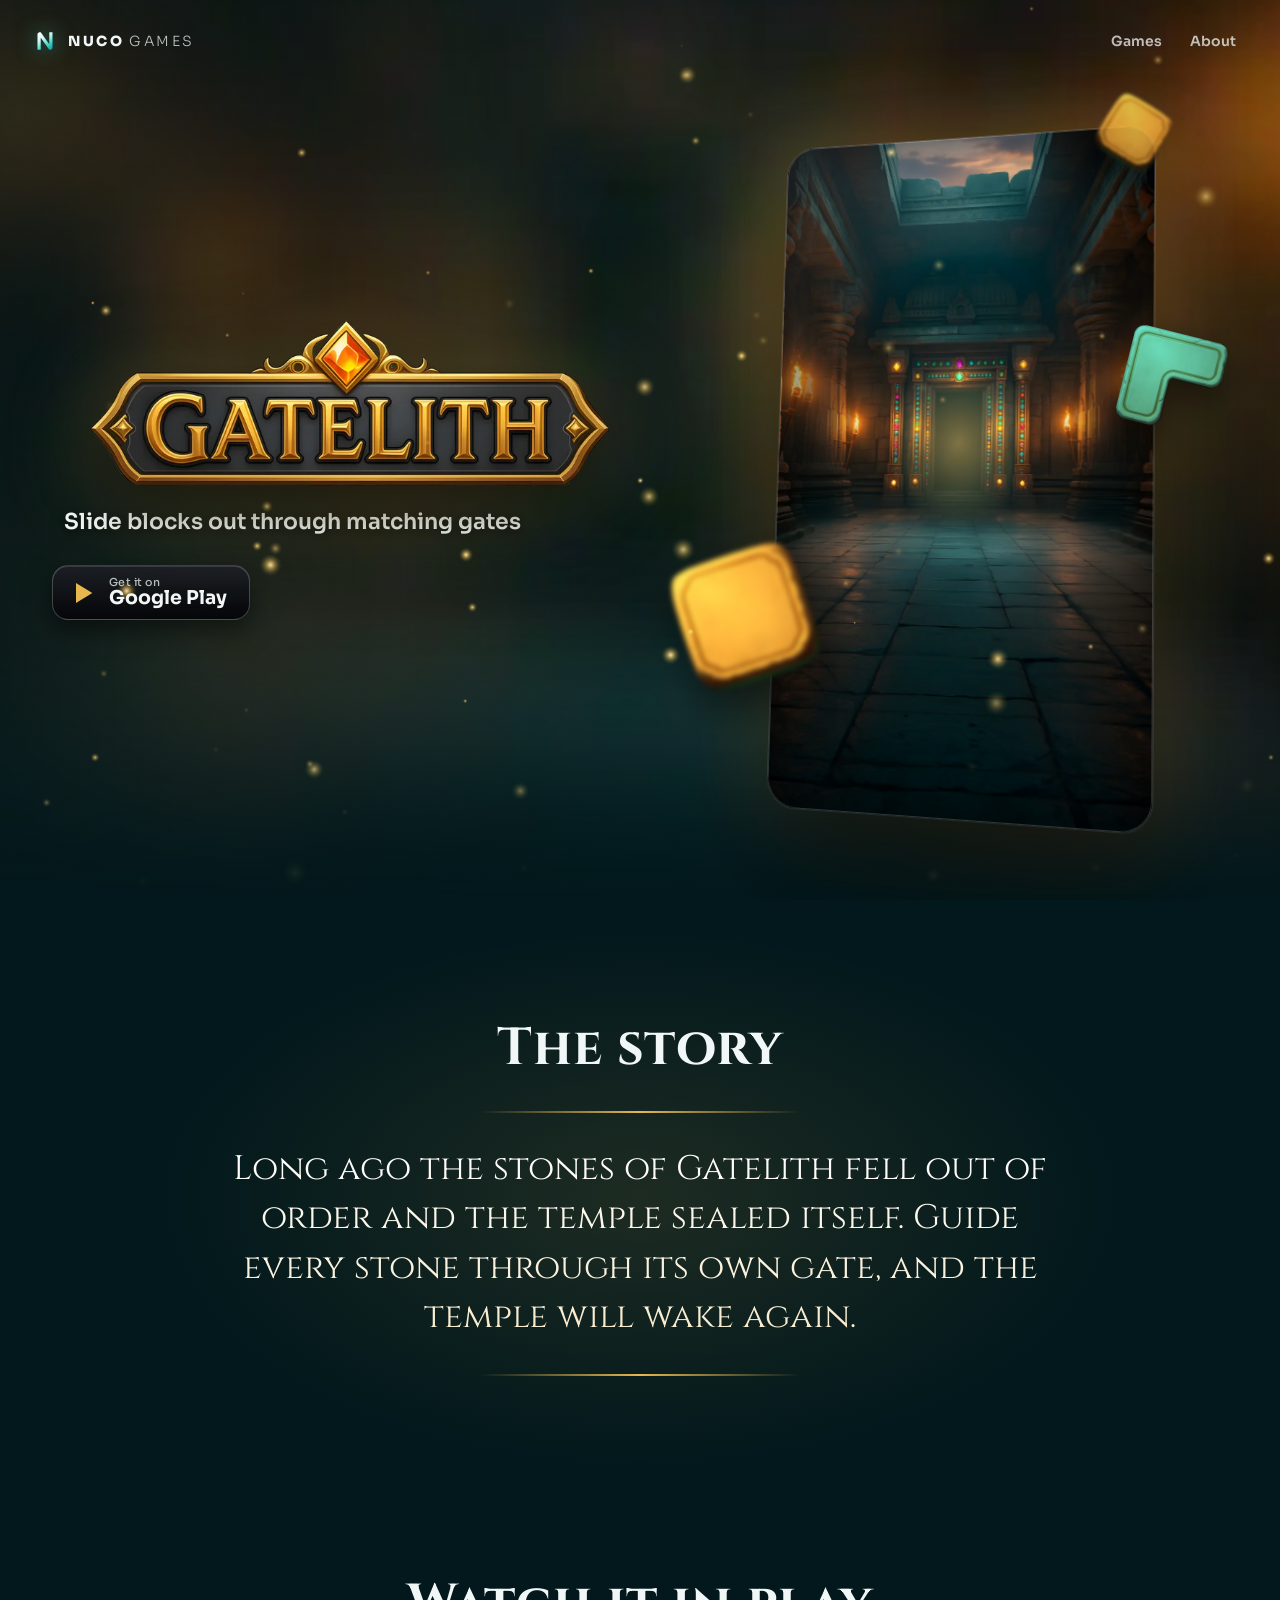
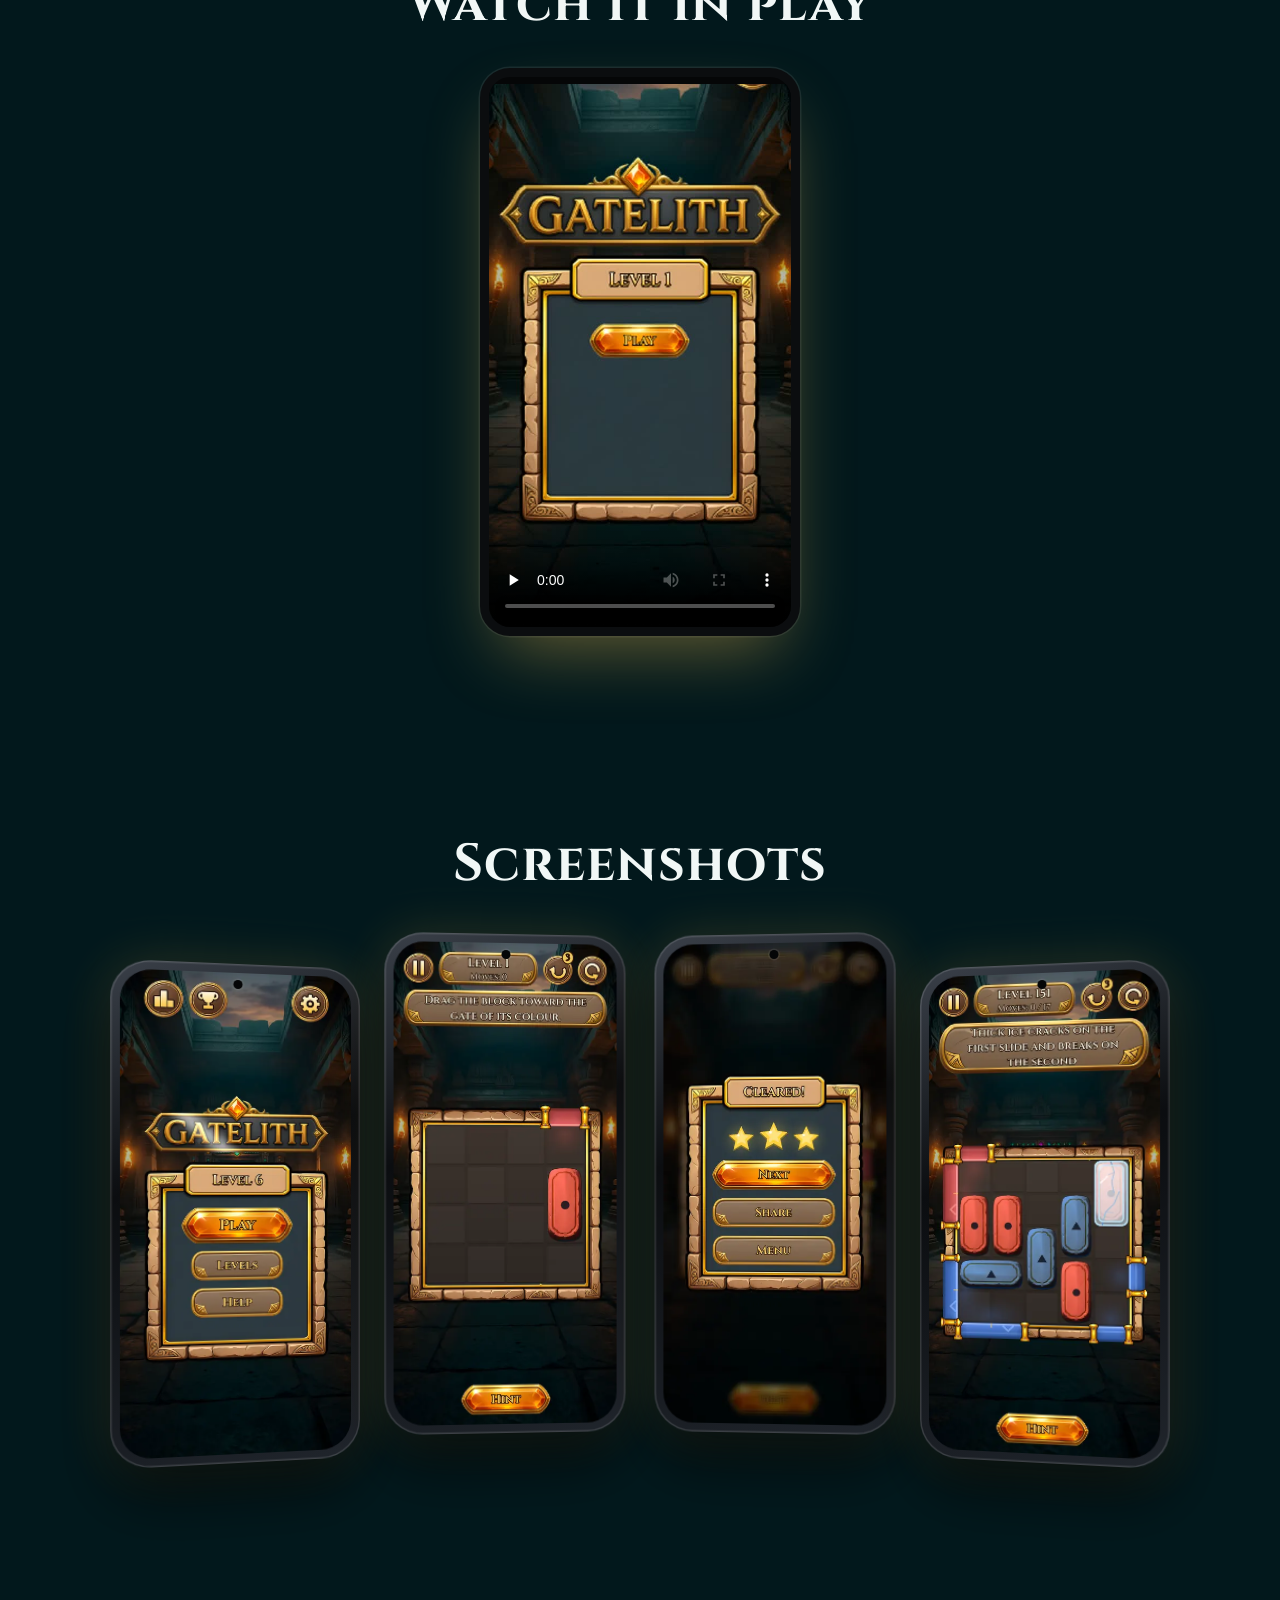
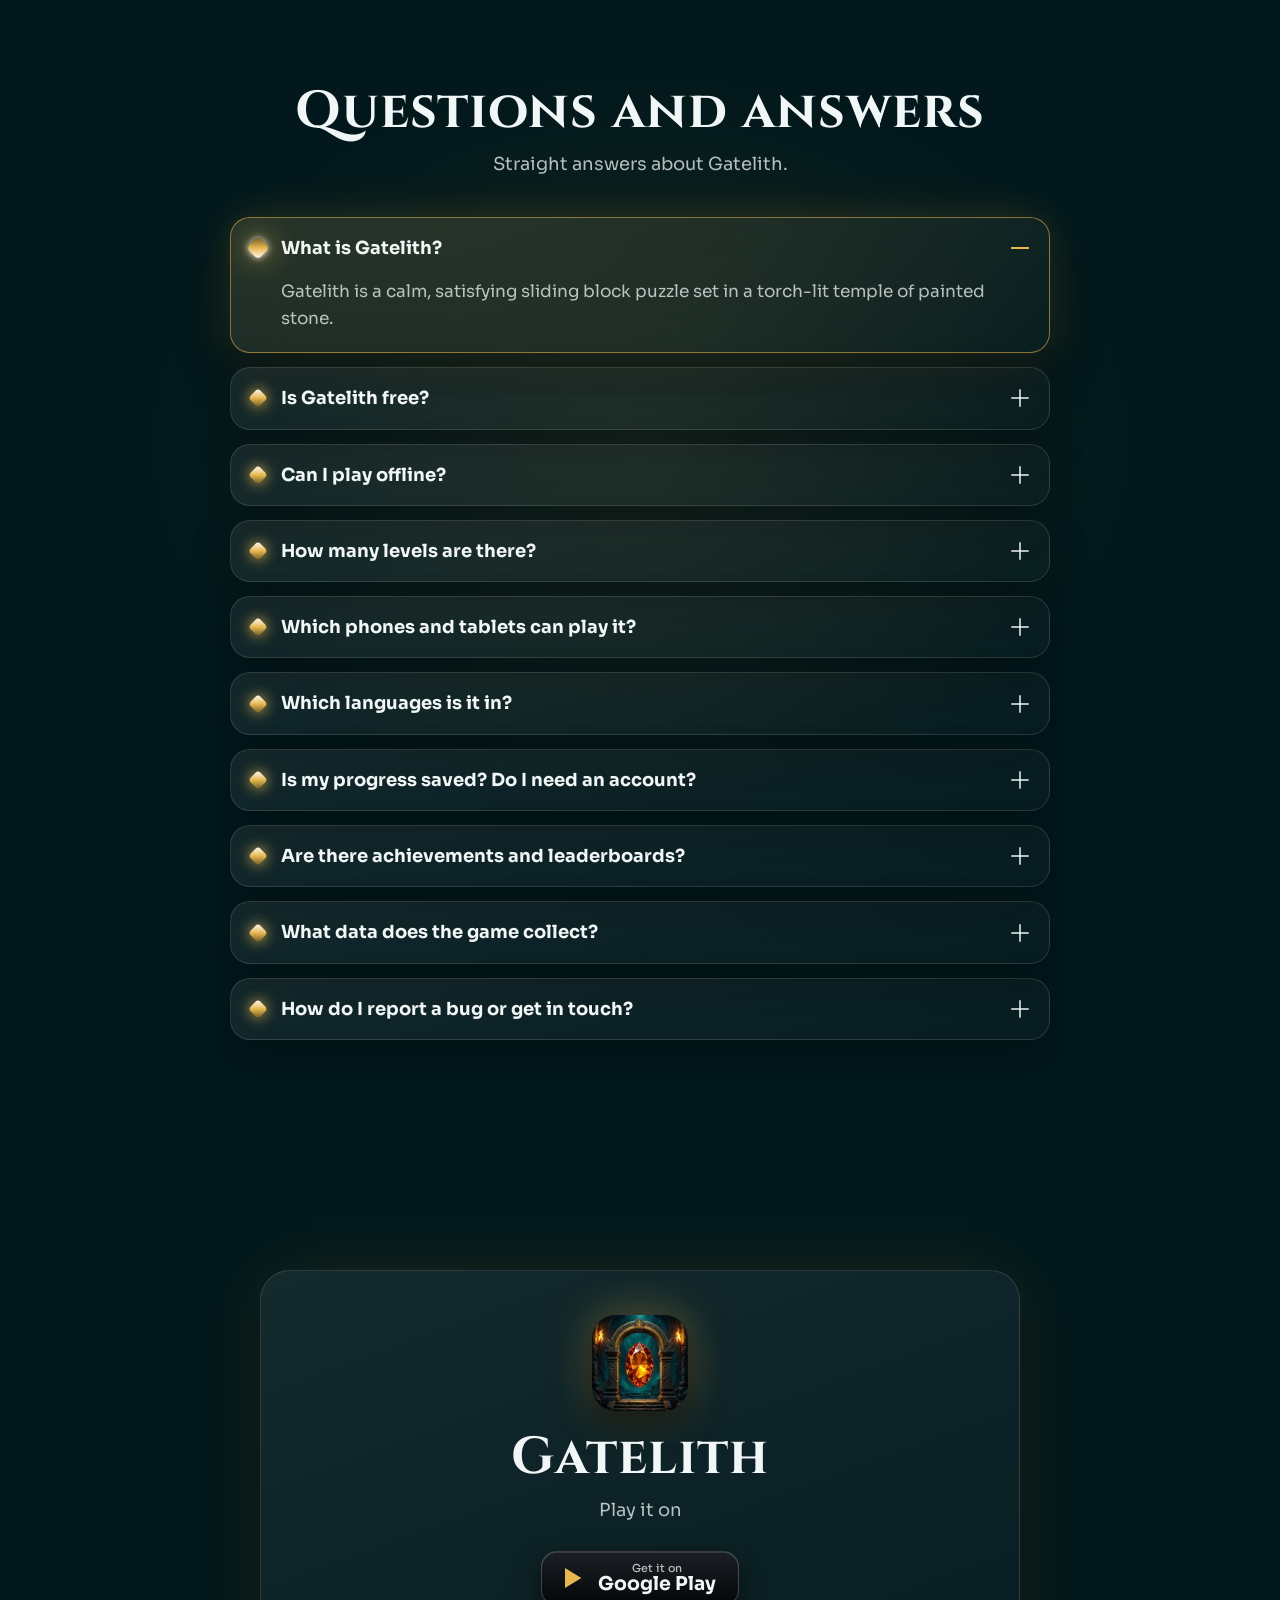
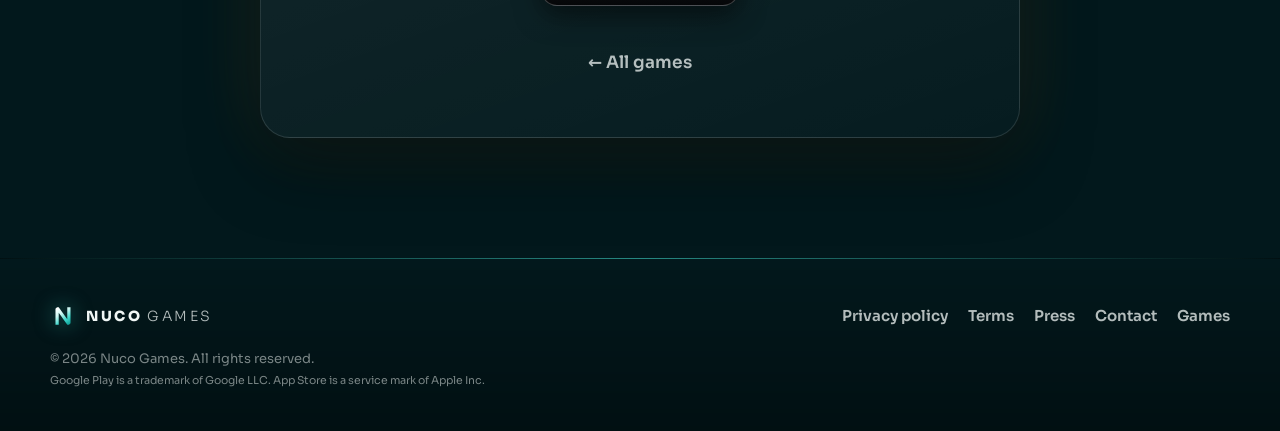
<file: games/gatelith/index.html>
<!doctype html>
<html lang="en" class="game">
<head>
<meta charset="utf-8">
<meta name="viewport" content="width=device-width,initial-scale=1,viewport-fit=cover">
<title>Gatelith – Nuco Games</title>
<meta name="description" content="Gatelith: Slide blocks out through matching gates. A mobile game by Nuco Games.">
<link rel="canonical" href="https://nucoos.com/games/gatelith/">
<meta name="theme-color" content="#02181c">
<meta property="og:type" content="website">
<meta property="og:site_name" content="Nuco Games">
<meta property="og:title" content="Gatelith – Nuco Games">
<meta property="og:description" content="Gatelith: Slide blocks out through matching gates. A mobile game by Nuco Games.">
<meta property="og:url" content="https://nucoos.com/games/gatelith/">
<meta property="og:image" content="https://nucoos.com/a/gatelith-og-05aae6a9.jpg">
<meta property="og:image:width" content="1200">
<meta property="og:image:height" content="630">
<meta name="twitter:card" content="summary_large_image">
<meta name="twitter:title" content="Gatelith – Nuco Games">
<meta name="twitter:description" content="Gatelith: Slide blocks out through matching gates. A mobile game by Nuco Games.">
<meta name="twitter:image" content="https://nucoos.com/a/gatelith-og-05aae6a9.jpg">
<link rel="icon" href="/a/gatelith-fav-059fe4b7.png" sizes="64x64"><link rel="apple-touch-icon" href="/a/gatelith-touch-6e2218be.png">
<link rel="preload" href="/a/sora-e65a9309.woff2" as="font" type="font/woff2" crossorigin>
<link rel="preload" href="/a/gatelith-font-0440df4f.woff2" as="font" type="font/woff2" crossorigin>
<link rel="preload" href="/a/gatelith-scene-6fc1ca27.webp" as="image">
<style>@font-face{font-family:Sora;src:url(/a/sora-e65a9309.woff2) format("woff2");font-weight:100 800;font-display:swap}@font-face{font-family:GameFont;src:url(/a/gatelith-font-0440df4f.woff2) format("woff2");font-weight:400 900;font-display:swap}:root{--base:#02181c;--accent:#e6b84f;--accent2:#56bbbf}</style>
<link rel="stylesheet" href="/a/site-25968c46.css">
<script>document.documentElement.classList.add('js')</script>
<script src="/a/site-26255062.js" defer></script>
<script type="application/ld+json">{"@context":"https://schema.org","@graph":[{"@type":["VideoGame","MobileApplication"],"@id":"https://nucoos.com/games/gatelith/#game","name":"Gatelith","url":"https://nucoos.com/games/gatelith/","description":"Gatelith is a calm, satisfying sliding block puzzle set in a torch-lit temple of painted stone.","applicationCategory":"GameApplication","operatingSystem":"Android 7.0","offers":{"@type":"Offer","price":0,"priceCurrency":"USD"},"installUrl":"https://play.google.com/store/apps/details?id=com.nucogames.gatelith","trailer":{"@id":"https://nucoos.com/games/gatelith/#trailer"}},{"@type":"VideoObject","@id":"https://nucoos.com/games/gatelith/#trailer","name":"Gatelith gameplay trailer","description":"Real gameplay from Gatelith. Gatelith is a calm, satisfying sliding block puzzle set in a torch-lit temple of painted stone.","thumbnailUrl":["https://nucoos.com/media/gatelith/trailer-827de8c5.jpg"],"uploadDate":"2026-11-22T07:56:59+03:00","contentUrl":"https://nucoos.com/media/gatelith/trailer-827de8c5.mp4","duration":"PT30S"}]}</script>
</head>
<body>
<a class="skip" href="#main">Skip to content</a>
<header class="top">
  <a class="brand" href="/" aria-label="Nuco Games – Home"><svg class="mono" aria-hidden="true" focusable="false" xmlns="http://www.w3.org/2000/svg" viewBox="0 0 512 512"> <defs> <linearGradient id="ng6" x1="0.22" y1="0" x2="0.78" y2="1"> <stop offset="0"    stop-color="#FFFFFF"/> <stop offset="0.34" stop-color="#CFF7F3"/> <stop offset="0.72" stop-color="#3FD8CC"/> <stop offset="1"    stop-color="#12A79E"/> </linearGradient> </defs> <path fill="url(#ng6)" d=" M 108 430 L 108 112 L 138  82 L 172  82 L 340 320 L 340  82 L 404  82 L 404 400 L 374 430 L 340 430 L 172 192 L 172 430 Z"/> </svg><span>NUCO<b>GAMES</b></span></a>
  <nav aria-label="Main"><a href="/#games">Games</a><a href="/#about">About</a></nav>
</header>
<main id="main">
<section class="hero ghero" data-parallax style="--sky:url(/a/gatelith-sky-6a3b8045.webp);--brand:#e6b84f">
  <span class="sky" aria-hidden="true"></span><canvas class="motes" aria-hidden="true"></canvas>
  <div class="hero-in">
    <div class="hero-copy">
      <h1 class="glogo"><img src="/a/gatelith-logo-8a47e856.webp" alt="Gatelith" width="720" height="230" fetchpriority="high" decoding="async"></h1>
      <p class="pitch">Slide blocks out through matching gates</p>
      <div class="stores"><a class="store-btn" data-store="android" data-game="gatelith" href="https://play.google.com/store/apps/details?id=com.nucogames.gatelith" rel="noopener"><svg viewBox="0 0 24 24" aria-hidden="true"><path d="M6 3.5v17l14-8.5z" fill="currentColor"/></svg><span><small>Get it on</small>Google Play</span></a></div>
    </div>
    <div class="scene" style="--base:#02181c;--accent:#e6b84f;--accent2:#56bbbf"><div class="scene-3d">
  <div class="clip">
    <img class="l-mid" src="/a/gatelith-scene-6fc1ca27.webp" alt="Painted scene from Gatelith" width="900" height="1600" fetchpriority="high" decoding="async">
    <img class="l-near" src="/a/gatelith-near-6e8d4335.webp" alt="" width="900" height="1600" fetchpriority="high" decoding="async">
    <span class="l-glow" aria-hidden="true"></span>
  </div>
  
</div><img class="piece p0" src="/a/gatelith-piece0-7d1e3978.webp" alt="" width="200" height="200" loading="lazy" decoding="async"><img class="piece p1" src="/a/gatelith-piece1-2a43183c.webp" alt="" width="200" height="200" loading="lazy" decoding="async"><img class="piece p2" src="/a/gatelith-piece2-7d1e3978.webp" alt="" width="200" height="200" loading="lazy" decoding="async"></div>
  </div>
</section>
<section class="story"><div class="wrap"><h2 class="rv">The story</h2><blockquote class="rv"><p>Long ago the stones of Gatelith fell out of order and the temple sealed itself. Guide every stone through its own gate, and the temple will wake again.</p></blockquote></div></section>
<section class="trailer"><div class="wrap"><h2 class="rv">Watch it in play</h2>
  <video class="rv" controls playsinline preload="none" poster="/media/gatelith/trailer-827de8c5.jpg" width="540" height="960" aria-label="Gatelith gameplay trailer"><source src="/media/gatelith/trailer-827de8c5.mp4" type="video/mp4"></video></div></section>
<section class="shots"><div class="wrap"><h2 class="rv">Screenshots</h2></div><div class="phones"><figure class="phone rv" style="--i:0"><img src="/a/gatelith-shot-c60a3e5f.webp" alt="Gatelith screenshot: main menu" width="420" height="910" loading="lazy" decoding="async"></figure><figure class="phone rv" style="--i:1"><img src="/a/gatelith-shot-14d0e755.webp" alt="Gatelith screenshot: a level in play" width="420" height="910" loading="lazy" decoding="async"></figure><figure class="phone rv" style="--i:2"><img src="/a/gatelith-shot-ec49c97e.webp" alt="Gatelith screenshot: level cleared" width="420" height="910" loading="lazy" decoding="async"></figure><figure class="phone rv" style="--i:3"><img src="/a/gatelith-shot-f31c51b5.webp" alt="Gatelith screenshot: a later level" width="420" height="910" loading="lazy" decoding="async"></figure></div></section>
<section class="faq" id="faq"><div class="wrap"><h2 class="rv">Questions and answers</h2><p class="sub rv">Straight answers about Gatelith.</p>
  <div class="qas"><details class="qa rv" data-q="what" open><summary><span class="qi" aria-hidden="true"></span><span class="qq">What is Gatelith?</span><span class="qx" aria-hidden="true"></span></summary><p>Gatelith is a calm, satisfying sliding block puzzle set in a torch-lit temple of painted stone.</p></details>
  <details class="qa rv" data-q="price"><summary><span class="qi" aria-hidden="true"></span><span class="qq">Is Gatelith free?</span><span class="qx" aria-hidden="true"></span></summary><p>Yes. Gatelith is free to download and play. It shows ads. There are no in-app purchases: there is nothing to buy.</p></details>
  <details class="qa rv" data-q="offline"><summary><span class="qi" aria-hidden="true"></span><span class="qq">Can I play offline?</span><span class="qx" aria-hidden="true"></span></summary><p>Yes. Every level plays without an internet connection. Ads, and the optional extras you get by watching a short video, need a connection.</p></details>
  <details class="qa rv" data-q="levels"><summary><span class="qi" aria-hidden="true"></span><span class="qq">How many levels are there?</span><span class="qx" aria-hidden="true"></span></summary><p>Gatelith has 500 levels.</p></details>
  <details class="qa rv" data-q="devices"><summary><span class="qi" aria-hidden="true"></span><span class="qq">Which phones and tablets can play it?</span><span class="qx" aria-hidden="true"></span></summary><p>Android phones and tablets with Android 7.0 or later (64‑bit devices), on Google Play. The iPhone and iPad version is on its way to the App Store.</p></details>
  <details class="qa rv" data-q="languages"><summary><span class="qi" aria-hidden="true"></span><span class="qq">Which languages is it in?</span><span class="qx" aria-hidden="true"></span></summary><p>English, Türkçe, Español, Português (Brasil) and Deutsch. The game follows your device language and uses English when yours is not on the list.</p></details>
  <details class="qa rv" data-q="save"><summary><span class="qi" aria-hidden="true"></span><span class="qq">Is my progress saved? Do I need an account?</span><span class="qx" aria-hidden="true"></span></summary><p>Your progress is saved on your device, and there is no account to create. If you sign in to Google Play Games, which is optional, a copy of your progress is also kept there, so it can follow you to another Android device.</p></details>
  <details class="qa rv" data-q="services"><summary><span class="qi" aria-hidden="true"></span><span class="qq">Are there achievements and leaderboards?</span><span class="qx" aria-hidden="true"></span></summary><p>Yes: 10 achievements and a Total Stars leaderboard on Google Play Games.</p></details>
  <details class="qa rv" data-q="privacy"><summary><span class="qi" aria-hidden="true"></span><span class="qq">What data does the game collect?</span><span class="qx" aria-hidden="true"></span></summary><p>Our <a href="/privacy/">privacy policy</a> explains what the game and the services it uses collect, why, and the choices you have. Where the law requires it, the game asks before showing personalised ads, and you can change your answer in its Settings.</p></details>
  <details class="qa rv" data-q="contact"><summary><span class="qi" aria-hidden="true"></span><span class="qq">How do I report a bug or get in touch?</span><span class="qx" aria-hidden="true"></span></summary><p>Email <a href="mailto:support@nucoos.com">support@nucoos.com</a> with your device model, the level number and what happened. A screenshot helps.</p></details></div></div></section>
<section class="getit"><div class="wrap rv"><img class="getit-icon" src="/a/gatelith-icon-69510635.webp" alt="Gatelith app icon" width="96" height="96" loading="lazy">
  <h2>Gatelith</h2><p class="sub">Play it on</p><div class="stores"><a class="store-btn" data-store="android" data-game="gatelith" href="https://play.google.com/store/apps/details?id=com.nucogames.gatelith" rel="noopener"><svg viewBox="0 0 24 24" aria-hidden="true"><path d="M6 3.5v17l14-8.5z" fill="currentColor"/></svg><span><small>Get it on</small>Google Play</span></a></div>
  <p><a class="back" href="/#games">← All games</a></p></div></section>
</main>
<footer class="foot">
  <div class="foot-in">
    <a class="brand" href="/"><svg class="mono" aria-hidden="true" focusable="false" xmlns="http://www.w3.org/2000/svg" viewBox="0 0 512 512"> <defs> <linearGradient id="ng7" x1="0.22" y1="0" x2="0.78" y2="1"> <stop offset="0"    stop-color="#FFFFFF"/> <stop offset="0.34" stop-color="#CFF7F3"/> <stop offset="0.72" stop-color="#3FD8CC"/> <stop offset="1"    stop-color="#12A79E"/> </linearGradient> </defs> <path fill="url(#ng7)" d=" M 108 430 L 108 112 L 138  82 L 172  82 L 340 320 L 340  82 L 404  82 L 404 400 L 374 430 L 340 430 L 172 192 L 172 430 Z"/> </svg><span>NUCO<b>GAMES</b></span></a>
    <nav aria-label="Footer"><a href="/privacy/">Privacy policy</a><a href="/terms/">Terms</a><a href="/press/">Press</a><a href="mailto:support@nucoos.com">Contact</a><a href="/#games">Games</a></nav>
    <p>© 2026 Nuco Games. All rights reserved.<br><small>Google Play is a trademark of Google LLC. App Store is a service mark of Apple Inc.</small></p>
  </div>
</footer>
</body>
</html>
</file>
<file: a/site-25968c46.css>
/* Nuco Games promo site. Theme comes from per-page CSS variables:
   --base (deep background), --accent / --accent2 (from the game's painted art), --brand (studio teal). */
:root{--ink:#f1f7f6;--muted:rgba(241,247,246,.74);--line:rgba(255,255,255,.12);--brand:#3fd8cc;--px:0;--py:0;--sy:0;
  --radius:24px;--ease:cubic-bezier(.2,.8,.2,1);color-scheme:dark}
*,*::before,*::after{box-sizing:border-box}
html{-webkit-text-size-adjust:100%;scroll-behavior:smooth}
body{margin:0;background:var(--base);color:var(--ink);font:400 17px/1.6 Sora,system-ui,-apple-system,"Segoe UI",Roboto,sans-serif;
  -webkit-font-smoothing:antialiased;overflow-x:hidden}
img{max-width:100%;height:auto;display:block}
a{color:inherit}
h1,h2,h3{line-height:1.1;margin:0}
.wrap{width:min(1180px,100% - 32px);margin-inline:auto}
.skip{position:absolute;left:-999px;top:8px;z-index:99;background:var(--ink);color:#000;padding:8px 14px;border-radius:8px}
.skip:focus{left:8px}
:focus-visible{outline:3px solid var(--brand);outline-offset:3px;border-radius:6px}

/* ---------- header / brand ---------- */
.top{position:absolute;z-index:20;inset:0 0 auto;display:flex;align-items:center;justify-content:space-between;
  padding:max(14px,env(safe-area-inset-top)) 16px 14px}
.brand{display:inline-flex;align-items:center;gap:10px;text-decoration:none;font-weight:800;letter-spacing:.18em;font-size:14px}
.brand b{font-weight:300;margin-left:.35em;color:var(--muted)}
.mono{width:26px;height:26px;filter:drop-shadow(0 0 10px rgba(63,216,204,.55))}
.top nav{display:flex;gap:4px}
.top nav a{text-decoration:none;font-size:14px;font-weight:600;padding:8px 12px;border-radius:99px;color:var(--muted);transition:.25s}
.top nav a:hover{color:var(--ink);background:rgba(255,255,255,.08)}
.plain .top{position:relative;background:linear-gradient(rgba(0,0,0,.35),transparent)}

/* ---------- hero ---------- */
.hero{position:relative;isolation:isolate;overflow:hidden;min-height:100vh;min-height:100svh;display:flex}
.sky{position:absolute;inset:-8%;z-index:-3;background:var(--sky,none) center/cover,var(--base);filter:saturate(1.25);
  transform:translate3d(calc(var(--px)*-14px),calc(var(--py)*-10px + var(--sy)*.25px),0) scale(1.08)}
.hero::before{content:"";position:absolute;inset:0;z-index:-2;pointer-events:none;
  background:radial-gradient(60% 50% at 75% 40%,color-mix(in srgb,var(--accent) 22%,transparent),transparent 70%),
    radial-gradient(50% 45% at 15% 70%,color-mix(in srgb,var(--brand) 18%,transparent),transparent 70%)}
.hero::after{content:"";position:absolute;inset:0;z-index:1;pointer-events:none;
  background:linear-gradient(180deg,rgba(0,0,0,.45) 0,transparent 22%,transparent 42%,color-mix(in srgb,var(--base) 80%,transparent) 72%,var(--base) 100%)}
.motes{position:absolute;inset:0;width:100%;height:100%;z-index:4;pointer-events:none;mix-blend-mode:screen}
.hero-in{position:relative;z-index:3;width:100%;display:flex;flex-direction:column;justify-content:flex-end;
  padding:110px 16px max(40px,env(safe-area-inset-bottom))}
.hero-copy{position:relative;z-index:5;max-width:640px;text-align:center;margin-inline:auto}
.eyebrow{display:inline-flex;align-items:center;gap:10px;margin:0 0 14px;text-transform:uppercase;letter-spacing:.28em;
  font-size:12px;font-weight:700;color:var(--brand)}
.eyebrow .mono{width:22px;height:22px}
.wordmark{font-weight:800;font-size:clamp(54px,15vw,148px);letter-spacing:-.03em;line-height:.86;
  background:linear-gradient(175deg,#fff 0%,#dff9f6 38%,var(--brand) 78%,#119c93 100%);-webkit-background-clip:text;background-clip:text;color:transparent;
  filter:drop-shadow(0 1px 0 #0d6e67) drop-shadow(0 2px 0 #0a5853) drop-shadow(0 3px 0 #08433f) drop-shadow(0 4px 0 #06302d) drop-shadow(0 22px 34px rgba(0,0,0,.65))}
.wordmark span{display:block;font-size:.34em;letter-spacing:.62em;margin:.35em -.62em 0 0;line-height:1;
  background:linear-gradient(90deg,var(--accent2),#fff3d6,var(--accent2));-webkit-background-clip:text;background-clip:text}
.lead{font-size:clamp(15px,2.2vw,19px);color:var(--muted);max-width:34em;margin:18px auto 0;text-shadow:0 2px 10px rgba(0,0,0,.7)}
.cta{margin:24px 0 0}
.btn{position:relative;overflow:hidden;display:inline-flex;align-items:center;gap:10px;padding:15px 28px;border-radius:99px;
  font-weight:700;text-decoration:none;color:#03201d;background:linear-gradient(135deg,#bff6f0,var(--brand) 55%,#22b3a9);
  box-shadow:0 10px 30px color-mix(in srgb,var(--brand) 45%,transparent),inset 0 1px 0 rgba(255,255,255,.7),inset 0 -3px 0 rgba(0,0,0,.18);
  transition:transform .3s var(--ease),box-shadow .3s}
.btn::after{content:"";position:absolute;inset:0;background:linear-gradient(110deg,transparent 30%,rgba(255,255,255,.7) 50%,transparent 70%);
  transform:translateX(-120%);animation:shine 4.5s 1.5s infinite}
.btn:hover{transform:translateY(-3px) scale(1.03);box-shadow:0 16px 40px color-mix(in srgb,var(--brand) 60%,transparent)}
@keyframes shine{0%,70%{transform:translateX(-120%)}100%{transform:translateX(120%)}}

/* the layered scene: full-bleed backdrop on phones, a floating 3D portal on wide screens */
.scene{position:absolute;inset:0;z-index:0;display:block;text-decoration:none;perspective:1100px}
.scene-3d{position:absolute;inset:0;transform-style:preserve-3d}
.clip{position:absolute;inset:0;overflow:hidden}
.clip img{position:absolute;inset:-4%;width:108%;height:108%;max-width:none;object-fit:cover}
.l-mid{transform:translate3d(calc(var(--px)*-10px),calc(var(--py)*-8px + var(--sy)*.12px),0) scale(1.02)}
.l-near{transform:translate3d(calc(var(--px)*-30px),calc(var(--py)*-18px + var(--sy)*-.08px),0) scale(1.1)}
.l-glow{position:absolute;inset:0;background:radial-gradient(28% 18% at 50% 46%,color-mix(in srgb,var(--accent) 55%,transparent),transparent 70%);
  mix-blend-mode:screen;animation:breathe 5s ease-in-out infinite}
@keyframes breathe{50%{opacity:.45}}
.l-logo{position:absolute;left:50%;top:15%;width:min(74%,420px);transform:translate3d(-50%,0,0);
  filter:drop-shadow(0 18px 24px rgba(0,0,0,.6)) drop-shadow(0 0 30px color-mix(in srgb,var(--accent) 35%,transparent));animation:float 7s ease-in-out infinite}
.scene-chip{position:absolute;left:50%;top:calc(15% + min(26vw,150px));transform:translateX(-50%);white-space:nowrap;
  display:flex;flex-direction:column;align-items:center;padding:8px 18px;border-radius:14px;font-size:14px;font-weight:700;
  background:rgba(8,12,16,.55);backdrop-filter:blur(8px);-webkit-backdrop-filter:blur(8px);border:1px solid var(--line)}
.scene-chip small{font-size:10px;letter-spacing:.24em;text-transform:uppercase;color:var(--accent);font-weight:700}
.piece{position:absolute;z-index:6;width:clamp(56px,16vw,120px);height:auto;pointer-events:none;
  filter:drop-shadow(0 16px 18px rgba(0,0,0,.55));animation:float 8s ease-in-out infinite}
.p0{left:-4%;top:58%;transform:translate3d(calc(var(--px)*46px),calc(var(--py)*30px),0) rotate(-18deg);filter:blur(2.5px) drop-shadow(0 20px 20px rgba(0,0,0,.5));animation-delay:-2s}
.p1{right:-3%;top:36%;width:clamp(44px,12vw,92px);transform:translate3d(calc(var(--px)*28px),calc(var(--py)*20px),0) rotate(14deg);animation-delay:-5s}
.p2{right:12%;top:8%;width:clamp(30px,8vw,60px);transform:translate3d(calc(var(--px)*12px),calc(var(--py)*8px),0) rotate(32deg);filter:blur(1.5px);opacity:.8}
@keyframes float{50%{translate:0 -12px}}

/* ---------- game hero ---------- */
.glogo{margin:0 auto}
.glogo img{width:min(88vw,520px);margin-inline:auto;filter:drop-shadow(0 20px 28px rgba(0,0,0,.6)) drop-shadow(0 0 40px color-mix(in srgb,var(--accent) 30%,transparent))}
.pitch{font-size:clamp(17px,2.4vw,22px);font-weight:600;margin:18px auto 0;max-width:26em;text-shadow:0 2px 12px rgba(0,0,0,.8)}
.stores{display:flex;flex-wrap:wrap;gap:12px;justify-content:center;margin-top:26px}
.store-btn{display:inline-flex;align-items:center;gap:12px;padding:10px 22px 10px 16px;border-radius:16px;text-decoration:none;
  background:linear-gradient(180deg,#1b1f25,#050608);border:1px solid rgba(255,255,255,.22);font-weight:700;font-size:19px;line-height:1.1;
  box-shadow:0 10px 26px rgba(0,0,0,.5),inset 0 1px 0 rgba(255,255,255,.12);transition:transform .25s var(--ease),border-color .25s}
.store-btn svg{width:28px;height:28px;color:var(--accent)}
.store-btn small{display:block;font-size:11px;font-weight:500;letter-spacing:.04em;color:var(--muted)}
.store-btn span{display:block}
.store-btn:hover{transform:translateY(-3px);border-color:var(--accent)}
.soon-pill{display:inline-flex;align-items:center;gap:12px;padding:13px 24px;border-radius:99px;font-weight:700;letter-spacing:.14em;text-transform:uppercase;font-size:14px;
  background:color-mix(in srgb,var(--base) 55%,transparent);backdrop-filter:blur(10px);-webkit-backdrop-filter:blur(10px);
  border:1px solid color-mix(in srgb,var(--accent) 55%,transparent);box-shadow:0 0 30px color-mix(in srgb,var(--accent) 25%,transparent)}
.soon-pill i,.chip::before{width:9px;height:9px;border-radius:50%;background:var(--accent);box-shadow:0 0 12px var(--accent);animation:pulse 2s infinite}
@keyframes pulse{50%{opacity:.35;transform:scale(.7)}}

/* ---------- sections ---------- */
section h2{font-size:clamp(30px,5vw,52px);font-weight:800;letter-spacing:-.02em}
.game section h2{text-align:center;font-family:GameFont,Sora,serif;font-weight:700;letter-spacing:.02em}
.sub{color:var(--muted);margin:10px 0 0;font-size:clamp(16px,2vw,18px)}
.games,.about,.story,.shots,.getit{position:relative;padding:clamp(70px,10vw,120px) 0}
.games{background:radial-gradient(60% 45% at 50% 55%,color-mix(in srgb,var(--brand) 10%,transparent),transparent 72%)}
.games .wrap>h2,.games .wrap>.sub,.about .wrap>h2,.about .wrap>.sub{text-align:center}
.grid{display:grid;grid-template-columns:repeat(auto-fit,minmax(min(290px,100%),360px));justify-content:center;gap:30px;margin-top:48px}
.more{display:flex;border-radius:var(--radius);border:1.5px dashed color-mix(in srgb,var(--brand) 40%,transparent);min-height:260px;
  background:radial-gradient(60% 50% at 50% 40%,color-mix(in srgb,var(--brand) 12%,transparent),transparent 75%)}
.more-in{margin:auto;padding:30px;text-align:center;display:flex;flex-direction:column;align-items:center;gap:8px}
.more .huge{width:64px;height:64px;margin-bottom:10px;opacity:.85;animation:float 6s ease-in-out infinite}
.more strong{font-size:20px}.more em{font-style:normal;color:var(--muted);font-size:15px;max-width:22em}
.empty{margin-top:30px;color:var(--muted)}

/* game card: tilts in 3D toward the pointer, layers float at different depths */
.card{perspective:1000px}
.card-link{--rx:0deg;--ry:0deg;--gx:50%;--gy:30%;position:relative;display:block;text-decoration:none;border-radius:var(--radius);
  transform-style:preserve-3d;transform:rotateX(var(--rx)) rotateY(var(--ry));transition:transform .5s var(--ease),box-shadow .4s;
  background:linear-gradient(180deg,color-mix(in srgb,var(--base) 70%,#000),#07090b);
  box-shadow:0 24px 50px rgba(0,0,0,.55),inset 0 0 0 1px rgba(255,255,255,.1)}
.card-link.tilting{transition:transform .08s linear,box-shadow .4s}
.card-link:hover,.card-link:focus-visible{box-shadow:0 34px 70px rgba(0,0,0,.6),0 0 0 1px color-mix(in srgb,var(--accent) 70%,transparent),0 0 60px color-mix(in srgb,var(--accent) 35%,transparent)}
.card-art{display:block;aspect-ratio:540/680;overflow:hidden;border-radius:var(--radius) var(--radius) 0 0;position:relative}
.card-art::after{content:"";position:absolute;inset:0;background:linear-gradient(180deg,transparent 45%,#07090b 100%)}
.card-bg{width:100%;height:100%;object-fit:cover;transform:scale(1.04);transition:transform 1.2s var(--ease)}
.card-link:hover .card-bg{transform:scale(1.12)}
.card-logo{position:absolute;left:8%;width:84%;top:16%;transform:translateZ(60px);filter:drop-shadow(0 14px 18px rgba(0,0,0,.6))}
.card-body{position:relative;display:flex;gap:14px;align-items:center;padding:0 20px 22px;margin-top:-34px;transform:translateZ(36px)}
.card-icon{width:64px;height:64px;border-radius:16px;flex:none;box-shadow:0 8px 20px rgba(0,0,0,.6),0 0 0 2px rgba(255,255,255,.15)}
.card-body strong{display:block;font-size:22px;font-weight:800}
.card-body em{display:block;font-style:normal;font-size:14px;line-height:1.4;color:var(--muted)}
.chip{position:absolute;top:16px;left:16px;display:inline-flex;align-items:center;gap:8px;padding:6px 13px;border-radius:99px;font-size:12px;font-weight:700;
  letter-spacing:.12em;text-transform:uppercase;background:rgba(5,8,10,.62);backdrop-filter:blur(8px);-webkit-backdrop-filter:blur(8px);
  border:1px solid rgba(255,255,255,.16);transform:translateZ(70px)}
.chip::before{content:""}
.glare{position:absolute;inset:0;border-radius:inherit;pointer-events:none;opacity:0;transition:opacity .4s;
  background:radial-gradient(circle at var(--gx) var(--gy),rgba(255,255,255,.28),transparent 45%);mix-blend-mode:overlay}
.card-link:hover .glare{opacity:1}

.about{background:linear-gradient(180deg,transparent,color-mix(in srgb,var(--brand) 6%,transparent))}
.feats{list-style:none;padding:0;margin:44px 0 0;display:grid;grid-template-columns:repeat(auto-fit,minmax(min(240px,100%),1fr));gap:20px}
.feats li{position:relative;padding:26px 24px;border-radius:20px;background:linear-gradient(160deg,rgba(255,255,255,.07),rgba(255,255,255,.02));
  border:1px solid var(--line);box-shadow:0 20px 40px rgba(0,0,0,.3)}
.feats strong{display:block;font-size:19px;margin:16px 0 4px}
.feats li>span:last-child{color:var(--muted);font-size:15px}
.fi{display:block;width:34px;height:34px;transform:rotate(45deg);border-radius:8px;
  background:linear-gradient(135deg,#fff,var(--c) 45%,color-mix(in srgb,var(--c) 50%,#000));box-shadow:0 0 24px var(--c),inset 0 0 0 2px rgba(255,255,255,.4)}
.fi1{--c:var(--brand)}.fi2{--c:var(--accent2)}.fi3{--c:#b48cff}
.count{display:flex;justify-content:center;align-items:center;gap:12px;margin:40px 0 0;font-weight:700;letter-spacing:.1em;text-transform:uppercase;font-size:14px;color:var(--muted)}

/* game page sections */
.story{text-align:center;background:radial-gradient(50% 60% at 50% 50%,color-mix(in srgb,var(--accent) 12%,transparent),transparent 75%)}
.story blockquote{margin:34px auto 0;max-width:820px;position:relative;padding:34px 0}
.story blockquote::before,.story blockquote::after{content:"";position:absolute;left:50%;width:min(320px,70%);height:2px;transform:translateX(-50%);
  background:linear-gradient(90deg,transparent,var(--accent),transparent)}
.story blockquote::before{top:0}.story blockquote::after{bottom:0}
.story p{margin:0;font-family:GameFont,Georgia,serif;font-size:clamp(21px,3.2vw,34px);line-height:1.45;
  background:linear-gradient(180deg,#fff,color-mix(in srgb,var(--accent) 30%,#fff));-webkit-background-clip:text;background-clip:text;color:transparent}
.shots{padding-bottom:clamp(50px,8vw,90px)}
.trailer{position:relative;padding:clamp(40px,7vw,80px) 0;text-align:center}
.trailer video{display:block;margin:34px auto 0;width:min(320px,78vw);height:auto;aspect-ratio:9/16;border-radius:30px;background:#050607;
  border:9px solid #0b0d0f;box-shadow:0 30px 70px -20px color-mix(in srgb,var(--accent) 45%,transparent),0 0 0 1.5px rgba(255,255,255,.08)}
.phones{display:flex;gap:22px;overflow-x:auto;scroll-snap-type:x mandatory;padding:40px 16px 50px;scrollbar-width:none;perspective:1400px}
.phones::-webkit-scrollbar{display:none}
.phone{flex:none;margin:0;scroll-snap-align:center;width:clamp(200px,62vw,260px);padding:9px;border-radius:38px;position:relative;
  background:linear-gradient(160deg,#3a4049,#0b0d10 40%,#20252c);
  box-shadow:inset 0 0 0 1.5px rgba(255,255,255,.14),0 30px 60px rgba(0,0,0,.6),0 0 50px color-mix(in srgb,var(--accent) 18%,transparent);
  transition:transform .6s var(--ease)}
.phone::before{content:"";position:absolute;z-index:2;top:16px;left:50%;width:9px;height:9px;transform:translateX(-50%);border-radius:50%;background:#050607;box-shadow:0 0 0 1.5px rgba(255,255,255,.08)}
.phone img{border-radius:30px;width:100%;height:auto;aspect-ratio:420/910;object-fit:cover}
/* FAQ: glass cards, a glowing gem per question that turns when it opens, the answer slides in */
.faq{position:relative;padding:clamp(60px,9vw,110px) 0;background:radial-gradient(55% 45% at 50% 40%,color-mix(in srgb,var(--accent) 9%,transparent),transparent 75%)}
.faq .sub{text-align:center}
.qas{display:grid;gap:14px;max-width:820px;margin:38px auto 0}
.qa{border-radius:20px;border:1px solid var(--line);background:linear-gradient(160deg,rgba(255,255,255,.07),rgba(255,255,255,.02));
  box-shadow:0 18px 40px rgba(0,0,0,.28);transition:border-color .3s,box-shadow .35s,background .35s}
.qa:hover{border-color:color-mix(in srgb,var(--accent) 35%,transparent)}
.qa[open]{border-color:color-mix(in srgb,var(--accent) 55%,transparent);
  background:linear-gradient(160deg,color-mix(in srgb,var(--accent) 12%,rgba(255,255,255,.04)),rgba(255,255,255,.02));
  box-shadow:0 22px 50px rgba(0,0,0,.35),0 0 44px color-mix(in srgb,var(--accent) 18%,transparent)}
.qa summary{list-style:none;cursor:pointer;display:flex;align-items:center;gap:16px;padding:18px 20px;border-radius:inherit;
  font-weight:700;font-size:clamp(16px,2vw,18px);line-height:1.35;-webkit-tap-highlight-color:transparent;transition:transform .2s var(--ease)}
.qa summary::-webkit-details-marker{display:none}
.qa summary:active{transform:scale(.985)}
.qq{flex:1}
.qi{flex:none;width:14px;height:14px;border-radius:4px;transform:rotate(45deg);
  background:linear-gradient(135deg,#fff,var(--accent) 50%,color-mix(in srgb,var(--accent) 45%,#000));box-shadow:0 0 14px var(--accent);
  transition:transform .55s var(--ease),box-shadow .3s}
.qa[open] .qi{transform:rotate(225deg) scale(1.2);box-shadow:0 0 24px var(--accent),0 0 6px #fff}
.qx{flex:none;position:relative;width:18px;height:18px}
.qx::before,.qx::after{content:"";position:absolute;left:0;top:8px;width:18px;height:2px;border-radius:2px;background:var(--muted);
  transition:transform .35s var(--ease),background .3s}
.qx::after{transform:rotate(90deg)}
.qa[open] .qx::after{transform:rotate(0deg)}
.qa[open] .qx::before,.qa[open] .qx::after{background:var(--accent)}
.qa p{margin:0;padding:0 22px 20px 50px;color:var(--muted)}
.qa[open] p{animation:qa-in .45s var(--ease)}
.qa a{color:var(--accent);overflow-wrap:anywhere}
@keyframes qa-in{from{opacity:0;translate:0 -8px}}
.rating{display:flex;flex-wrap:wrap;justify-content:center;align-items:center;gap:6px 12px;margin:12px 0 0;color:var(--muted);font-size:15px}
.stars{position:relative;font-size:22px;letter-spacing:3px;line-height:1;color:rgba(255,255,255,.16)}
.stars::before{content:"★★★★★";position:absolute;inset:0;width:var(--r);overflow:hidden;white-space:nowrap;color:var(--accent2);
  text-shadow:0 0 12px color-mix(in srgb,var(--accent2) 60%,transparent)}
.getit{text-align:center}
.getit .wrap{padding:44px 20px;border-radius:30px;max-width:760px;background:linear-gradient(160deg,rgba(255,255,255,.08),rgba(255,255,255,.02));
  border:1px solid var(--line);box-shadow:0 30px 70px rgba(0,0,0,.4),0 0 80px color-mix(in srgb,var(--accent) 12%,transparent)}
.getit-icon{width:96px;height:96px;border-radius:24px;margin:0 auto 18px;box-shadow:0 14px 30px rgba(0,0,0,.6),0 0 40px color-mix(in srgb,var(--accent) 40%,transparent)}
.back{display:inline-block;margin-top:26px;color:var(--muted);text-decoration:none;font-weight:600}
.back:hover{color:var(--ink)}

/* legal / 404 */
.doc{padding:40px 0 90px;max-width:760px}
.doc h1{font-size:clamp(32px,6vw,48px);margin:10px 0 6px}
.doc h2{font-size:22px;margin:34px 0 8px;color:var(--brand)}
.doc p,.doc li{color:var(--muted)}
.doc a:not(.btn){color:var(--brand);overflow-wrap:anywhere}
.plain main{background:radial-gradient(70% 40% at 50% 0,color-mix(in srgb,var(--brand) 10%,transparent),transparent 70%)}
/* press kit: one card per game */
.kit{margin:34px 0;padding:24px;border-radius:22px;border:1px solid var(--line);background:linear-gradient(160deg,color-mix(in srgb,var(--accent) 10%,rgba(255,255,255,.03)),rgba(0,0,0,.25))}
.kit-head{display:flex;align-items:center;gap:18px;flex-wrap:wrap}
.kit-head img:first-child{width:72px;height:72px;border-radius:18px}
.kit-logo{width:min(60vw,260px);height:auto}
.facts{display:grid;grid-template-columns:max-content 1fr;gap:6px 18px;margin:20px 0 0}
.facts dt{color:var(--muted);font-size:14px}.facts dd{margin:0}
.kit details{border-top:1px solid var(--line);padding:8px 0}
.kit summary{cursor:pointer;font-weight:600}
.kit-prev{display:flex;gap:10px;overflow-x:auto;padding:6px 0 10px}
.kit-prev img{height:180px;width:auto;border-radius:12px;flex:none}
.kit .small{font-size:14px;color:var(--muted)}
.kit .btn small{font-weight:400;opacity:.8}
.nf{text-align:center;padding:16vh 0}

.foot{border-top:1px solid transparent;border-image:linear-gradient(90deg,transparent,color-mix(in srgb,var(--brand) 60%,transparent),transparent) 1;
  background:linear-gradient(180deg,transparent,rgba(0,0,0,.35));padding:44px 0 max(40px,env(safe-area-inset-bottom))}
.foot-in{width:min(1180px,100% - 32px);margin:auto;display:flex;flex-wrap:wrap;gap:20px 40px;align-items:center;justify-content:space-between}
.foot nav{display:flex;flex-wrap:wrap;gap:20px}
.foot nav a{color:var(--muted);text-decoration:none;font-weight:600;font-size:15px}
.foot nav a:hover{color:var(--ink)}
.foot p{margin:0;width:100%;color:rgba(241,247,246,.5);font-size:13px}

/* reveal on scroll (only when JS runs; content is always visible without it) */
.js .rv{opacity:0;translate:0 26px;transition:opacity .8s var(--ease),translate .8s var(--ease),transform .6s var(--ease)}
.js .rv.in{opacity:1;translate:none}

/* ---------- wide screens: the scene becomes a floating, tilting portal ---------- */
@media (min-width:900px){
  .top{padding:22px 32px}
  .hero-in{display:grid;grid-template-columns:1.05fr .95fr;align-items:center;gap:40px;max-width:1240px;margin:auto;padding:120px 32px 80px}
  .hero-copy{text-align:left;margin:0}
  .wordmark span{margin-right:0}
  .lead{margin-left:0}
  .hero-copy .stores{justify-content:flex-start}
  .scene{position:relative;inset:auto;justify-self:center;width:min(100%,calc(min(76vh,740px) * .5625));aspect-ratio:9/16;z-index:2}
  .scene-3d{border-radius:30px;transform:rotateY(calc(-13deg + var(--px)*9deg)) rotateX(calc(5deg - var(--py)*7deg));transition:transform .2s linear;
    box-shadow:0 50px 90px rgba(0,0,0,.6),0 0 0 1px rgba(255,255,255,.14),0 0 90px color-mix(in srgb,var(--accent) 28%,transparent)}
  .clip{border-radius:30px}
  .clip::after{content:"";position:absolute;inset:0;border-radius:inherit;box-shadow:inset 0 0 0 1px rgba(255,255,255,.18),inset 0 0 60px rgba(0,0,0,.5);
    background:linear-gradient(125deg,rgba(255,255,255,.16),transparent 30%)}
  .l-logo{width:78%;top:13%;transform:translate3d(-50%,0,55px)}
  .scene-chip{top:auto;bottom:7%;transform:translate3d(-50%,0,60px)}
  .piece{width:130px}
  .p0{left:-22%;top:62%}.p1{right:-18%;top:30%;width:96px}.p2{right:-4%;top:-4%;width:64px}
  .hero::after{background:linear-gradient(90deg,color-mix(in srgb,var(--base) 70%,transparent),transparent 60%),linear-gradient(180deg,transparent 70%,var(--base))}
  .phones{justify-content:center;overflow:visible;flex-wrap:nowrap;gap:28px}
  .phone{width:min(240px,21vw)}
  .phone:nth-child(1){transform:rotateY(16deg) translateY(30px)}.phone:nth-child(2){transform:rotateY(6deg)}
  .phone:nth-child(3){transform:rotateY(-6deg)}.phone:nth-child(4){transform:rotateY(-16deg) translateY(30px)}
  .phone:hover{transform:translateY(-14px) scale(1.04)}
}
/* game pages on phones: no portal chip, copy sits low over the painted scene */
.ghero .hero-copy{padding-top:max(260px,40vh)}
@media (min-width:900px){.ghero .hero-copy{padding-top:0}}
.home .hero-copy{padding-top:max(300px,42vh)}
@media (min-width:900px){.home .hero-copy{padding-top:0}}

@media (prefers-reduced-motion:reduce){
  *,*::before,*::after{animation:none!important;transition:none!important;scroll-behavior:auto!important}
  .js .rv{opacity:1;translate:none}
  .scene-3d{transform:none!important}
}
</file>
